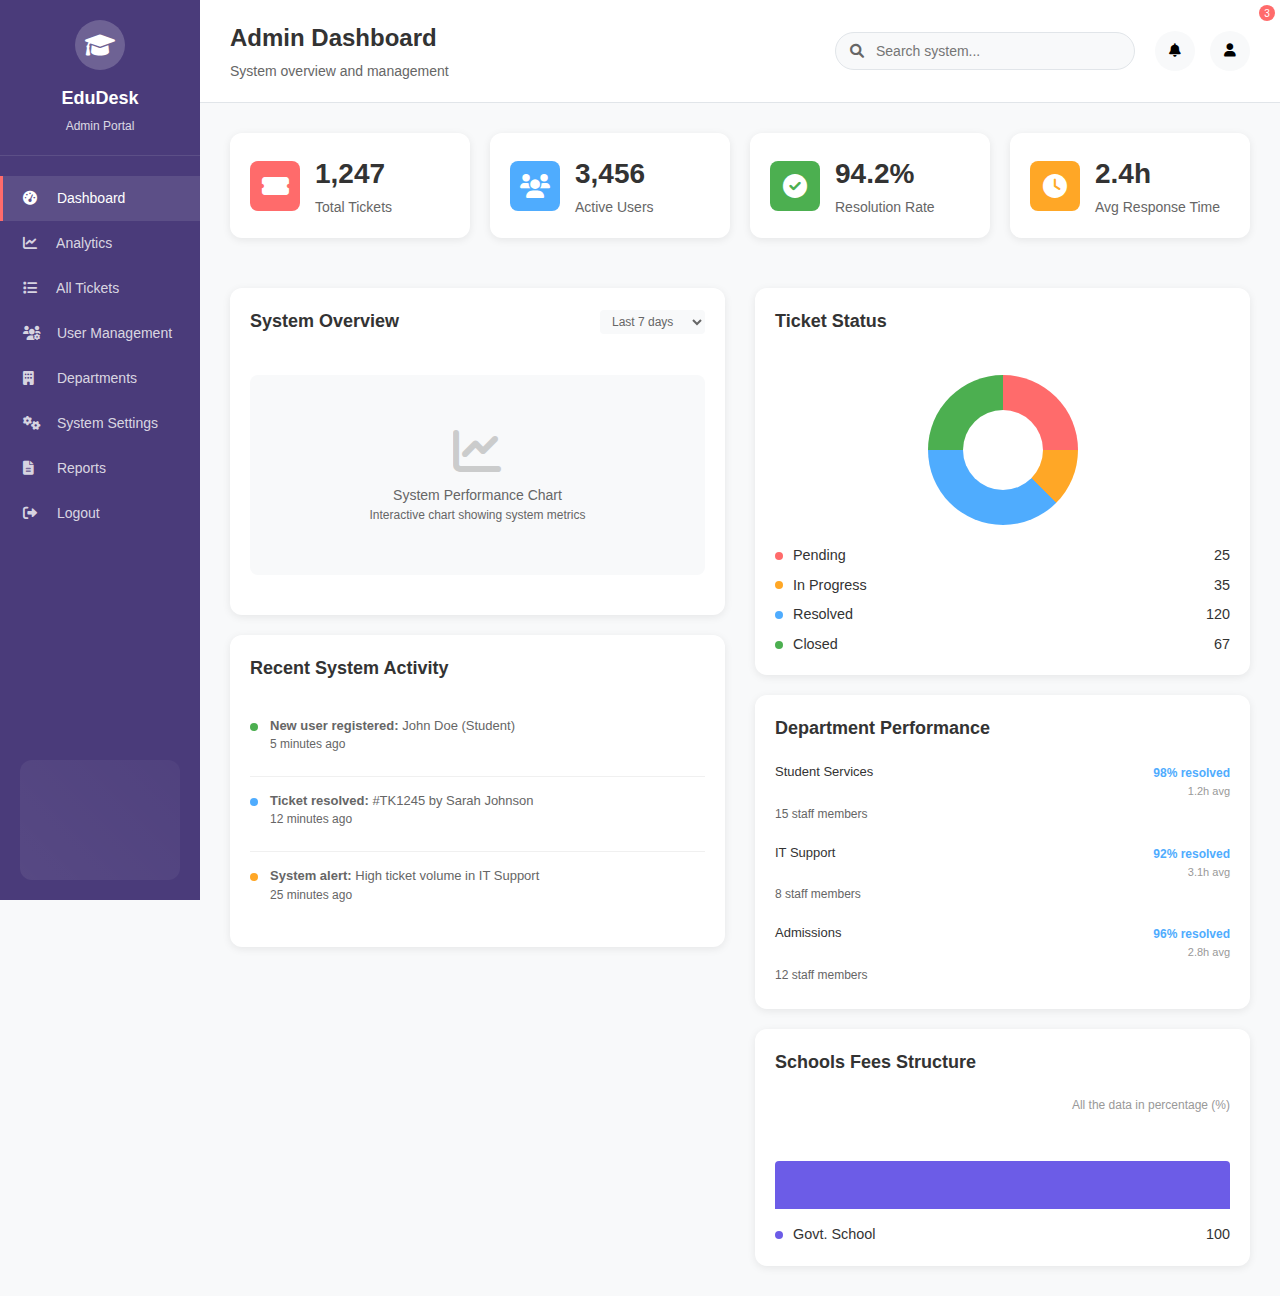
<file: pages/dashboard-admin-new.html>
<!DOCTYPE html>
<html lang="en">
<head>
    <meta charset="UTF-8">
    <meta name="viewport" content="width=device-width, initial-scale=1.0">
    <title>Admin Dashboard - EduDesk</title>
    <link rel="stylesheet" href="../css/style-new.css">
    <link href="https://cdnjs.cloudflare.com/ajax/libs/font-awesome/6.0.0/css/all.min.css" rel="stylesheet">
</head>
<body>
    <div class="dashboard-container">
        <!-- Sidebar - Exact Match -->
        <div class="sidebar">
            <div class="sidebar-header">
                <div class="logo">
                    <i class="fas fa-graduation-cap"></i>
                </div>
                <h2>EduDesk</h2>
                <p>Admin Portal</p>
            </div>
            
            <nav class="sidebar-nav">
                <a href="#" class="nav-item active" onclick="showSection('dashboard')">
                    <i class="fas fa-tachometer-alt"></i>
                    Dashboard
                </a>
                <a href="#" class="nav-item" onclick="showSection('analytics')">
                    <i class="fas fa-chart-line"></i>
                    Analytics
                </a>
                <a href="#" class="nav-item" onclick="showSection('all-tickets')">
                    <i class="fas fa-list"></i>
                    All Tickets
                </a>
                <a href="#" class="nav-item" onclick="showSection('user-management')">
                    <i class="fas fa-users-cog"></i>
                    User Management
                </a>
                <a href="#" class="nav-item" onclick="showSection('departments')">
                    <i class="fas fa-building"></i>
                    Departments
                </a>
                <a href="#" class="nav-item" onclick="showSection('system-settings')">
                    <i class="fas fa-cogs"></i>
                    System Settings
                </a>
                <a href="#" class="nav-item" onclick="showSection('reports')">
                    <i class="fas fa-file-alt"></i>
                    Reports
                </a>
                <a href="#" class="nav-item" onclick="logout()">
                    <i class="fas fa-sign-out-alt"></i>
                    Logout
                </a>
            </nav>
            
            <!-- Decorative illustration placeholder -->
            <div style="position: absolute; bottom: 20px; left: 20px; right: 20px; height: 120px; background: linear-gradient(45deg, rgba(255,255,255,0.1), rgba(255,255,255,0.05)); border-radius: 12px; opacity: 0.7;"></div>
        </div>
        
        <!-- Main Content -->
        <div class="main-content">
            <!-- Top Header -->
            <div class="top-header">
                <div class="welcome-section">
                    <h1>Admin Dashboard</h1>
                    <p style="font-size: 14px; color: #666; margin-top: 5px;">System overview and management</p>
                </div>
                
                <div class="header-actions">
                    <div class="search-container">
                        <i class="fas fa-search"></i>
                        <input type="text" class="search-input" placeholder="Search system...">
                    </div>
                    
                    <div class="header-icons">
                        <button class="icon-btn">
                            <i class="fas fa-bell"></i>
                            <span style="position: absolute; top: 5px; right: 5px; background: #FF6B6B; color: white; border-radius: 50%; width: 16px; height: 16px; font-size: 10px; display: flex; align-items: center; justify-content: center;">3</span>
                        </button>
                        <button class="icon-btn">
                            <i class="fas fa-user"></i>
                        </button>
                    </div>
                </div>
            </div>
            
            <!-- Dashboard Section -->
            <div id="dashboard-section" class="content-section active">
                <!-- Statistics Cards Row -->
                <div class="stats-row">
                    <div class="stat-card">
                        <div class="stat-icon" style="background: #FF6B6B;">
                            <i class="fas fa-ticket-alt"></i>
                        </div>
                        <div class="stat-info">
                            <h3>1,247</h3>
                            <p>Total Tickets</p>
                        </div>
                    </div>
                    
                    <div class="stat-card">
                        <div class="stat-icon" style="background: #4FACFE;">
                            <i class="fas fa-users"></i>
                        </div>
                        <div class="stat-info">
                            <h3>3,456</h3>
                            <p>Active Users</p>
                        </div>
                    </div>
                    
                    <div class="stat-card">
                        <div class="stat-icon" style="background: #4CAF50;">
                            <i class="fas fa-check-circle"></i>
                        </div>
                        <div class="stat-info">
                            <h3>94.2%</h3>
                            <p>Resolution Rate</p>
                        </div>
                    </div>
                    
                    <div class="stat-card">
                        <div class="stat-icon" style="background: #FFA726;">
                            <i class="fas fa-clock"></i>
                        </div>
                        <div class="stat-info">
                            <h3>2.4h</h3>
                            <p>Avg Response Time</p>
                        </div>
                    </div>
                </div>
                
                <!-- Main Dashboard Grid -->
                <div class="dashboard-grid">
                    <!-- Left Column -->
                    <div class="left-column">
                        <!-- System Overview -->
                        <div class="dashboard-card">
                            <div class="card-header">
                                <h3>System Overview</h3>
                                <select style="border: none; background: none; font-size: 12px; color: #666; padding: 4px 8px; border-radius: 4px; background: #f8f9fa;">
                                    <option>Last 7 days</option>
                                    <option>Last 30 days</option>
                                    <option>Last 90 days</option>
                                </select>
                            </div>
                            <div class="performance-chart">
                                <div style="height: 200px; display: flex; align-items: center; justify-content: center; background: #f8f9fa; border-radius: 8px; margin: 20px 0;">
                                    <div style="text-align: center; color: #666;">
                                        <i class="fas fa-chart-line" style="font-size: 48px; margin-bottom: 10px; opacity: 0.3;"></i>
                                        <p>System Performance Chart</p>
                                        <p style="font-size: 12px;">Interactive chart showing system metrics</p>
                                    </div>
                                </div>
                            </div>
                        </div>
                        
                        <!-- Recent System Activity -->
                        <div class="dashboard-card" style="margin-top: 20px;">
                            <div class="card-header">
                                <h3>Recent System Activity</h3>
                            </div>
                            <div class="activities-container">
                                <div class="activity-item">
                                    <div style="display: flex; gap: 12px;">
                                        <div style="width: 8px; height: 8px; background: #4CAF50; border-radius: 50%; margin-top: 6px; flex-shrink: 0;"></div>
                                        <div>
                                            <div class="activity-description"><strong>New user registered:</strong> John Doe (Student)</div>
                                            <div class="activity-date">5 minutes ago</div>
                                        </div>
                                    </div>
                                </div>
                                
                                <div class="activity-item">
                                    <div style="display: flex; gap: 12px;">
                                        <div style="width: 8px; height: 8px; background: #4FACFE; border-radius: 50%; margin-top: 6px; flex-shrink: 0;"></div>
                                        <div>
                                            <div class="activity-description"><strong>Ticket resolved:</strong> #TK1245 by Sarah Johnson</div>
                                            <div class="activity-date">12 minutes ago</div>
                                        </div>
                                    </div>
                                </div>
                                
                                <div class="activity-item">
                                    <div style="display: flex; gap: 12px;">
                                        <div style="width: 8px; height: 8px; background: #FFA726; border-radius: 50%; margin-top: 6px; flex-shrink: 0;"></div>
                                        <div>
                                            <div class="activity-description"><strong>System alert:</strong> High ticket volume in IT Support</div>
                                            <div class="activity-date">25 minutes ago</div>
                                        </div>
                                    </div>
                                </div>
                            </div>
                        </div>
                    </div>
                    
                    <!-- Right Column -->
                    <div class="right-column">
                        <!-- Ticket Status -->
                        <div class="dashboard-card">
                            <div class="card-header">
                                <h3>Ticket Status</h3>
                            </div>
                            <div class="performance-chart">
                                <div style="display: flex; justify-content: center; margin: 20px 0;">
                                    <div style="width: 150px; height: 150px; border-radius: 50%; background: conic-gradient(#FF6B6B 0deg 90deg, #FFA726 90deg 135deg, #4FACFE 135deg 270deg, #4CAF50 270deg 360deg); position: relative;">
                                        <div style="position: absolute; top: 50%; left: 50%; transform: translate(-50%, -50%); width: 80px; height: 80px; background: white; border-radius: 50%;"></div>
                                    </div>
                                </div>
                                <div class="chart-legend">
                                    <div class="legend-item">
                                        <div class="legend-dot" style="background: #FF6B6B;"></div>
                                        <span>Pending</span>
                                        <span style="margin-left: auto;">25</span>
                                    </div>
                                    <div class="legend-item">
                                        <div class="legend-dot" style="background: #FFA726;"></div>
                                        <span>In Progress</span>
                                        <span style="margin-left: auto;">35</span>
                                    </div>
                                    <div class="legend-item">
                                        <div class="legend-dot" style="background: #4FACFE;"></div>
                                        <span>Resolved</span>
                                        <span style="margin-left: auto;">120</span>
                                    </div>
                                    <div class="legend-item">
                                        <div class="legend-dot" style="background: #4CAF50;"></div>
                                        <span>Closed</span>
                                        <span style="margin-left: auto;">67</span>
                                    </div>
                                </div>
                            </div>
                        </div>
                        
                        <!-- Department Performance -->
                        <div class="dashboard-card" style="margin-top: 20px;">
                            <div class="card-header">
                                <h3>Department Performance</h3>
                            </div>
                            <div class="card-content">
                                <div style="display: flex; flex-direction: column; gap: 15px;">
                                    <div>
                                        <div style="display: flex; justify-content: space-between; margin-bottom: 5px;">
                                            <span style="font-size: 13px; color: #333; font-weight: 500;">Student Services</span>
                                            <div style="text-align: right;">
                                                <span style="font-size: 12px; color: #4FACFE; font-weight: 600;">98% resolved</span>
                                                <div style="font-size: 11px; color: #999;">1.2h avg</div>
                                            </div>
                                        </div>
                                        <div style="font-size: 12px; color: #666; margin-bottom: 5px;">15 staff members</div>
                                    </div>
                                    
                                    <div>
                                        <div style="display: flex; justify-content: space-between; margin-bottom: 5px;">
                                            <span style="font-size: 13px; color: #333; font-weight: 500;">IT Support</span>
                                            <div style="text-align: right;">
                                                <span style="font-size: 12px; color: #4FACFE; font-weight: 600;">92% resolved</span>
                                                <div style="font-size: 11px; color: #999;">3.1h avg</div>
                                            </div>
                                        </div>
                                        <div style="font-size: 12px; color: #666; margin-bottom: 5px;">8 staff members</div>
                                    </div>
                                    
                                    <div>
                                        <div style="display: flex; justify-content: space-between; margin-bottom: 5px;">
                                            <span style="font-size: 13px; color: #333; font-weight: 500;">Admissions</span>
                                            <div style="text-align: right;">
                                                <span style="font-size: 12px; color: #4FACFE; font-weight: 600;">96% resolved</span>
                                                <div style="font-size: 11px; color: #999;">2.8h avg</div>
                                            </div>
                                        </div>
                                        <div style="font-size: 12px; color: #666; margin-bottom: 5px;">12 staff members</div>
                                    </div>
                                </div>
                            </div>
                        </div>
                        
                        <!-- Schools Fees Structure -->
                        <div class="dashboard-card" style="margin-top: 20px;">
                            <div class="card-header">
                                <h3>Schools Fees Structure</h3>
                            </div>
                            <div class="fees-structure">
                                <div class="chart-subtitle">All the data in percentage (%)</div>
                                <div style="display: flex; align-items: end; height: 80px; margin: 15px 0; gap: 10px;">
                                    <div style="flex: 1; background: #6C5CE7; height: 60%; border-radius: 4px 4px 0 0;"></div>
                                </div>
                                <div class="chart-legend">
                                    <div class="legend-item">
                                        <div class="legend-dot" style="background: #6C5CE7;"></div>
                                        <span>Govt. School</span>
                                        <span style="margin-left: auto;">100</span>
                                    </div>
                                </div>
                            </div>
                        </div>
                    </div>
                </div>
            </div>
            
            <!-- Other sections remain hidden by default -->
            <div id="analytics-section" class="content-section" style="display: none;">
                <!-- Analytics content -->
            </div>
            
            <div id="all-tickets-section" class="content-section" style="display: none;">
                <!-- All Tickets content -->
            </div>
            
            <div id="user-management-section" class="content-section" style="display: none;">
                <!-- User Management content -->
            </div>
            
            <div id="departments-section" class="content-section" style="display: none;">
                <!-- Departments content -->
            </div>
            
            <div id="system-settings-section" class="content-section" style="display: none;">
                <!-- System Settings content -->
            </div>
            
            <div id="reports-section" class="content-section" style="display: none;">
                <!-- Reports content -->
            </div>
        </div>
    </div>
    
    <script src="../js/main.js"></script>
    <script src="../js/admin.js"></script>
</body>
</html>
</file>
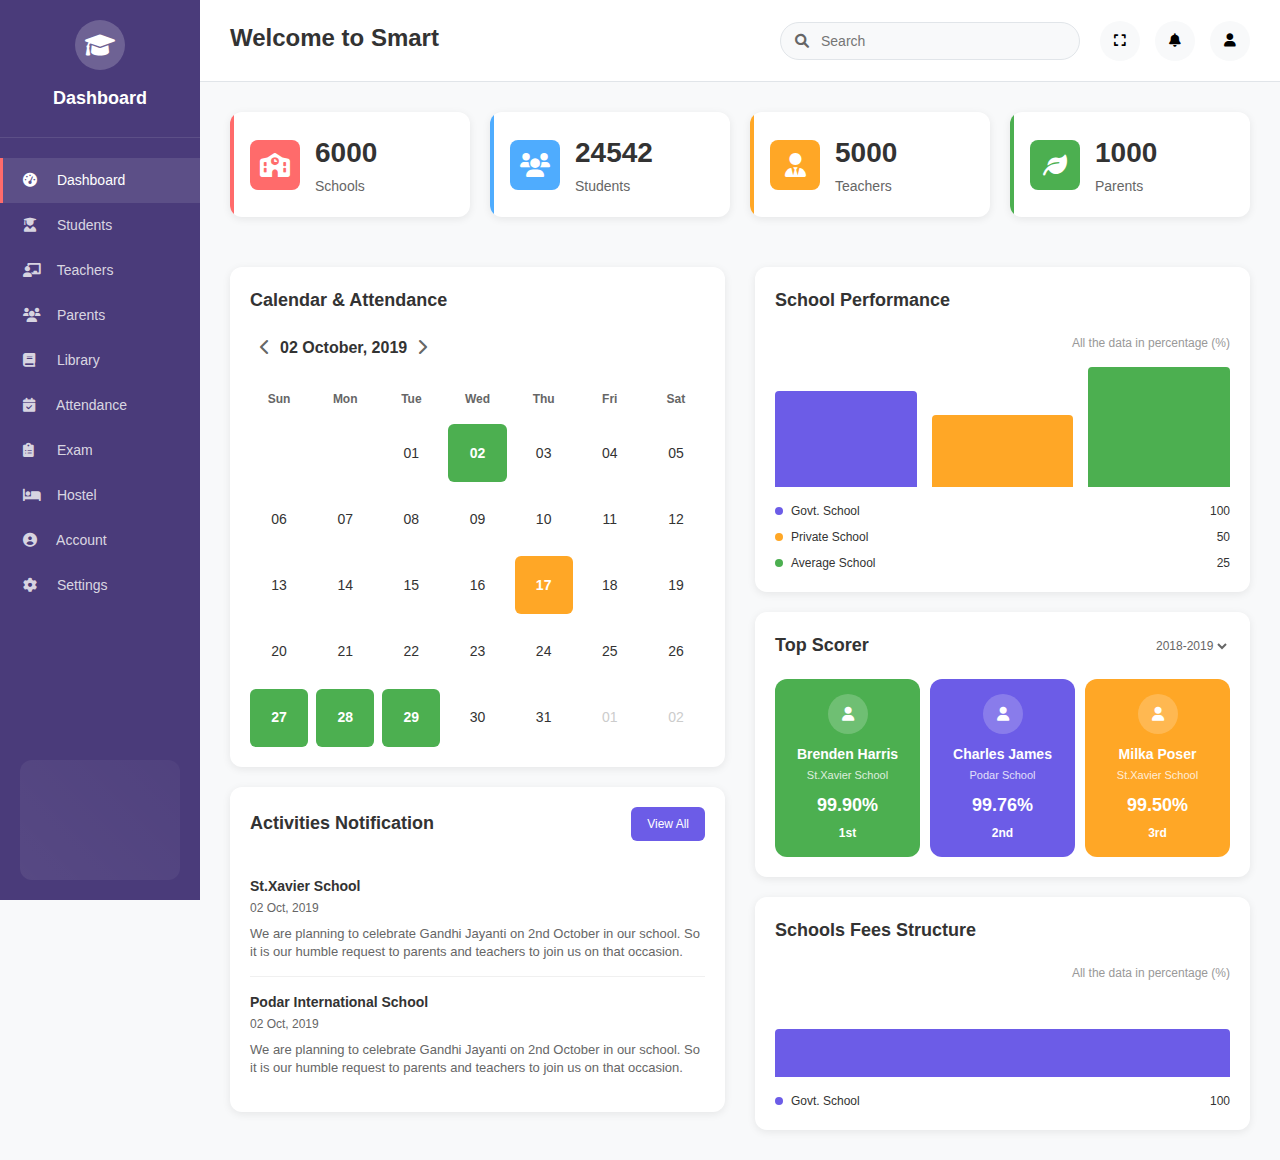
<file: pages/dashboard-reference.html>
<!DOCTYPE html>
<html lang="en">
<head>
    <meta charset="UTF-8">
    <meta name="viewport" content="width=device-width, initial-scale=1.0">
    <title>Smart Dashboard - EduDesk</title>
    <link rel="stylesheet" href="../css/style-new.css">
    <link href="https://cdnjs.cloudflare.com/ajax/libs/font-awesome/6.0.0/css/all.min.css" rel="stylesheet">
</head>
<body>
    <div class="dashboard-container">
        <!-- Sidebar - Exact Match -->
        <div class="sidebar">
            <div class="sidebar-header">
                <div class="logo">
                    <i class="fas fa-graduation-cap"></i>
                </div>
                <h2>Dashboard</h2>
            </div>
            
            <nav class="sidebar-nav">
                <a href="#" class="nav-item active">
                    <i class="fas fa-tachometer-alt"></i>
                    Dashboard
                </a>
                <a href="#" class="nav-item">
                    <i class="fas fa-user-graduate"></i>
                    Students
                </a>
                <a href="#" class="nav-item">
                    <i class="fas fa-chalkboard-teacher"></i>
                    Teachers
                </a>
                <a href="#" class="nav-item">
                    <i class="fas fa-users"></i>
                    Parents
                </a>
                <a href="#" class="nav-item">
                    <i class="fas fa-book"></i>
                    Library
                </a>
                <a href="#" class="nav-item">
                    <i class="fas fa-calendar-check"></i>
                    Attendance
                </a>
                <a href="#" class="nav-item">
                    <i class="fas fa-clipboard-list"></i>
                    Exam
                </a>
                <a href="#" class="nav-item">
                    <i class="fas fa-bed"></i>
                    Hostel
                </a>
                <a href="#" class="nav-item">
                    <i class="fas fa-user-circle"></i>
                    Account
                </a>
                <a href="#" class="nav-item">
                    <i class="fas fa-cog"></i>
                    Settings
                </a>
            </nav>
            
            <!-- Decorative illustration placeholder -->
            <div style="position: absolute; bottom: 20px; left: 20px; right: 20px; height: 120px; background: linear-gradient(45deg, rgba(255,255,255,0.1), rgba(255,255,255,0.05)); border-radius: 12px; opacity: 0.7;"></div>
        </div>
        
        <!-- Main Content -->
        <div class="main-content">
            <!-- Top Header -->
            <div class="top-header">
                <div class="welcome-section">
                    <h1>Welcome to Smart</h1>
                </div>
                
                <div class="header-actions">
                    <div class="search-container">
                        <i class="fas fa-search"></i>
                        <input type="text" class="search-input" placeholder="Search">
                    </div>
                    
                    <div class="header-icons">
                        <button class="icon-btn">
                            <i class="fas fa-expand"></i>
                        </button>
                        <button class="icon-btn">
                            <i class="fas fa-bell"></i>
                        </button>
                        <button class="icon-btn">
                            <i class="fas fa-user"></i>
                        </button>
                    </div>
                </div>
            </div>
            
            <!-- Statistics Cards Row -->
            <div class="stats-row">
                <div class="stat-card schools">
                    <div class="stat-icon schools">
                        <i class="fas fa-school"></i>
                    </div>
                    <div class="stat-info">
                        <h3>6000</h3>
                        <p>Schools</p>
                    </div>
                </div>
                
                <div class="stat-card students">
                    <div class="stat-icon students">
                        <i class="fas fa-users"></i>
                    </div>
                    <div class="stat-info">
                        <h3>24542</h3>
                        <p>Students</p>
                    </div>
                </div>
                
                <div class="stat-card teachers">
                    <div class="stat-icon teachers">
                        <i class="fas fa-user-tie"></i>
                    </div>
                    <div class="stat-info">
                        <h3>5000</h3>
                        <p>Teachers</p>
                    </div>
                </div>
                
                <div class="stat-card parents">
                    <div class="stat-icon parents">
                        <i class="fas fa-leaf"></i>
                    </div>
                    <div class="stat-info">
                        <h3>1000</h3>
                        <p>Parents</p>
                    </div>
                </div>
            </div>
            
            <!-- Main Dashboard Grid -->
            <div class="dashboard-grid">
                <!-- Left Column -->
                <div class="left-column">
                    <!-- Calendar & Attendance -->
                    <div class="dashboard-card">
                        <div class="card-header">
                            <h3>Calendar & Attendance</h3>
                        </div>
                        <div class="calendar-container">
                            <div class="calendar-header">
                                <button class="calendar-nav">
                                    <i class="fas fa-chevron-left"></i>
                                </button>
                                <div class="calendar-title">02 October, 2019</div>
                                <button class="calendar-nav">
                                    <i class="fas fa-chevron-right"></i>
                                </button>
                            </div>
                            
                            <div class="calendar-grid">
                                <div class="calendar-day-header">Sun</div>
                                <div class="calendar-day-header">Mon</div>
                                <div class="calendar-day-header">Tue</div>
                                <div class="calendar-day-header">Wed</div>
                                <div class="calendar-day-header">Thu</div>
                                <div class="calendar-day-header">Fri</div>
                                <div class="calendar-day-header">Sat</div>
                                
                                <div class="calendar-day other-month"></div>
                                <div class="calendar-day other-month"></div>
                                <div class="calendar-day">01</div>
                                <div class="calendar-day selected">02</div>
                                <div class="calendar-day">03</div>
                                <div class="calendar-day">04</div>
                                <div class="calendar-day">05</div>
                                
                                <div class="calendar-day">06</div>
                                <div class="calendar-day">07</div>
                                <div class="calendar-day">08</div>
                                <div class="calendar-day">09</div>
                                <div class="calendar-day">10</div>
                                <div class="calendar-day">11</div>
                                <div class="calendar-day">12</div>
                                
                                <div class="calendar-day">13</div>
                                <div class="calendar-day">14</div>
                                <div class="calendar-day">15</div>
                                <div class="calendar-day">16</div>
                                <div class="calendar-day today">17</div>
                                <div class="calendar-day">18</div>
                                <div class="calendar-day">19</div>
                                
                                <div class="calendar-day">20</div>
                                <div class="calendar-day">21</div>
                                <div class="calendar-day">22</div>
                                <div class="calendar-day">23</div>
                                <div class="calendar-day">24</div>
                                <div class="calendar-day">25</div>
                                <div class="calendar-day">26</div>
                                
                                <div class="calendar-day selected">27</div>
                                <div class="calendar-day selected">28</div>
                                <div class="calendar-day selected">29</div>
                                <div class="calendar-day">30</div>
                                <div class="calendar-day">31</div>
                                <div class="calendar-day other-month">01</div>
                                <div class="calendar-day other-month">02</div>
                            </div>
                        </div>
                    </div>
                    
                    <!-- Activities Notification -->
                    <div class="dashboard-card" style="margin-top: 20px;">
                        <div class="card-header">
                            <h3>Activities Notification</h3>
                            <a href="#" class="view-all-btn">View All</a>
                        </div>
                        <div class="activities-container">
                            <div class="activity-item">
                                <div class="activity-school">St.Xavier School</div>
                                <div class="activity-date">02 Oct, 2019</div>
                                <div class="activity-description">We are planning to celebrate Gandhi Jayanti on 2nd October in our school. So it is our humble request to parents and teachers to join us on that occasion.</div>
                            </div>
                            
                            <div class="activity-item">
                                <div class="activity-school">Podar International School</div>
                                <div class="activity-date">02 Oct, 2019</div>
                                <div class="activity-description">We are planning to celebrate Gandhi Jayanti on 2nd October in our school. So it is our humble request to parents and teachers to join us on that occasion.</div>
                            </div>
                        </div>
                    </div>
                </div>
                
                <!-- Right Column -->
                <div class="right-column">
                    <!-- School Performance -->
                    <div class="dashboard-card">
                        <div class="card-header">
                            <h3>School Performance</h3>
                        </div>
                        <div class="performance-chart">
                            <div class="chart-subtitle">All the data in percentage (%)</div>
                            <div class="chart-bars">
                                <div class="chart-bar govt"></div>
                                <div class="chart-bar private"></div>
                                <div class="chart-bar average"></div>
                            </div>
                            <div class="chart-legend">
                                <div class="legend-item">
                                    <div class="legend-dot govt"></div>
                                    <span>Govt. School</span>
                                    <span style="margin-left: auto;">100</span>
                                </div>
                                <div class="legend-item">
                                    <div class="legend-dot private"></div>
                                    <span>Private School</span>
                                    <span style="margin-left: auto;">50</span>
                                </div>
                                <div class="legend-item">
                                    <div class="legend-dot average"></div>
                                    <span>Average School</span>
                                    <span style="margin-left: auto;">25</span>
                                </div>
                            </div>
                        </div>
                    </div>
                    
                    <!-- Top Scorer -->
                    <div class="dashboard-card" style="margin-top: 20px;">
                        <div class="card-header">
                            <h3>Top Scorer</h3>
                            <select style="border: none; background: none; font-size: 12px; color: #666;">
                                <option>2018-2019</option>
                            </select>
                        </div>
                        <div class="top-scorer-container">
                            <div class="scorer-cards">
                                <div class="scorer-card first">
                                    <div class="scorer-avatar">
                                        <i class="fas fa-user"></i>
                                    </div>
                                    <div class="scorer-name">Brenden Harris</div>
                                    <div class="scorer-school">St.Xavier School</div>
                                    <div class="scorer-percentage">99.90%</div>
                                    <div class="scorer-rank">1st</div>
                                </div>
                                
                                <div class="scorer-card second">
                                    <div class="scorer-avatar">
                                        <i class="fas fa-user"></i>
                                    </div>
                                    <div class="scorer-name">Charles James</div>
                                    <div class="scorer-school">Podar School</div>
                                    <div class="scorer-percentage">99.76%</div>
                                    <div class="scorer-rank">2nd</div>
                                </div>
                                
                                <div class="scorer-card third">
                                    <div class="scorer-avatar">
                                        <i class="fas fa-user"></i>
                                    </div>
                                    <div class="scorer-name">Milka Poser</div>
                                    <div class="scorer-school">St.Xavier School</div>
                                    <div class="scorer-percentage">99.50%</div>
                                    <div class="scorer-rank">3rd</div>
                                </div>
                            </div>
                        </div>
                    </div>
                    
                    <!-- Schools Fees Structure -->
                    <div class="dashboard-card" style="margin-top: 20px;">
                        <div class="card-header">
                            <h3>Schools Fees Structure</h3>
                        </div>
                        <div class="fees-structure">
                            <div class="chart-subtitle">All the data in percentage (%)</div>
                            <div class="fees-chart">
                                <div class="fees-bar"></div>
                            </div>
                            <div class="chart-legend">
                                <div class="legend-item">
                                    <div class="legend-dot govt"></div>
                                    <span>Govt. School</span>
                                    <span style="margin-left: auto;">100</span>
                                </div>
                            </div>
                        </div>
                    </div>
                </div>
            </div>
        </div>
    </div>
</body>
</html>
</file>
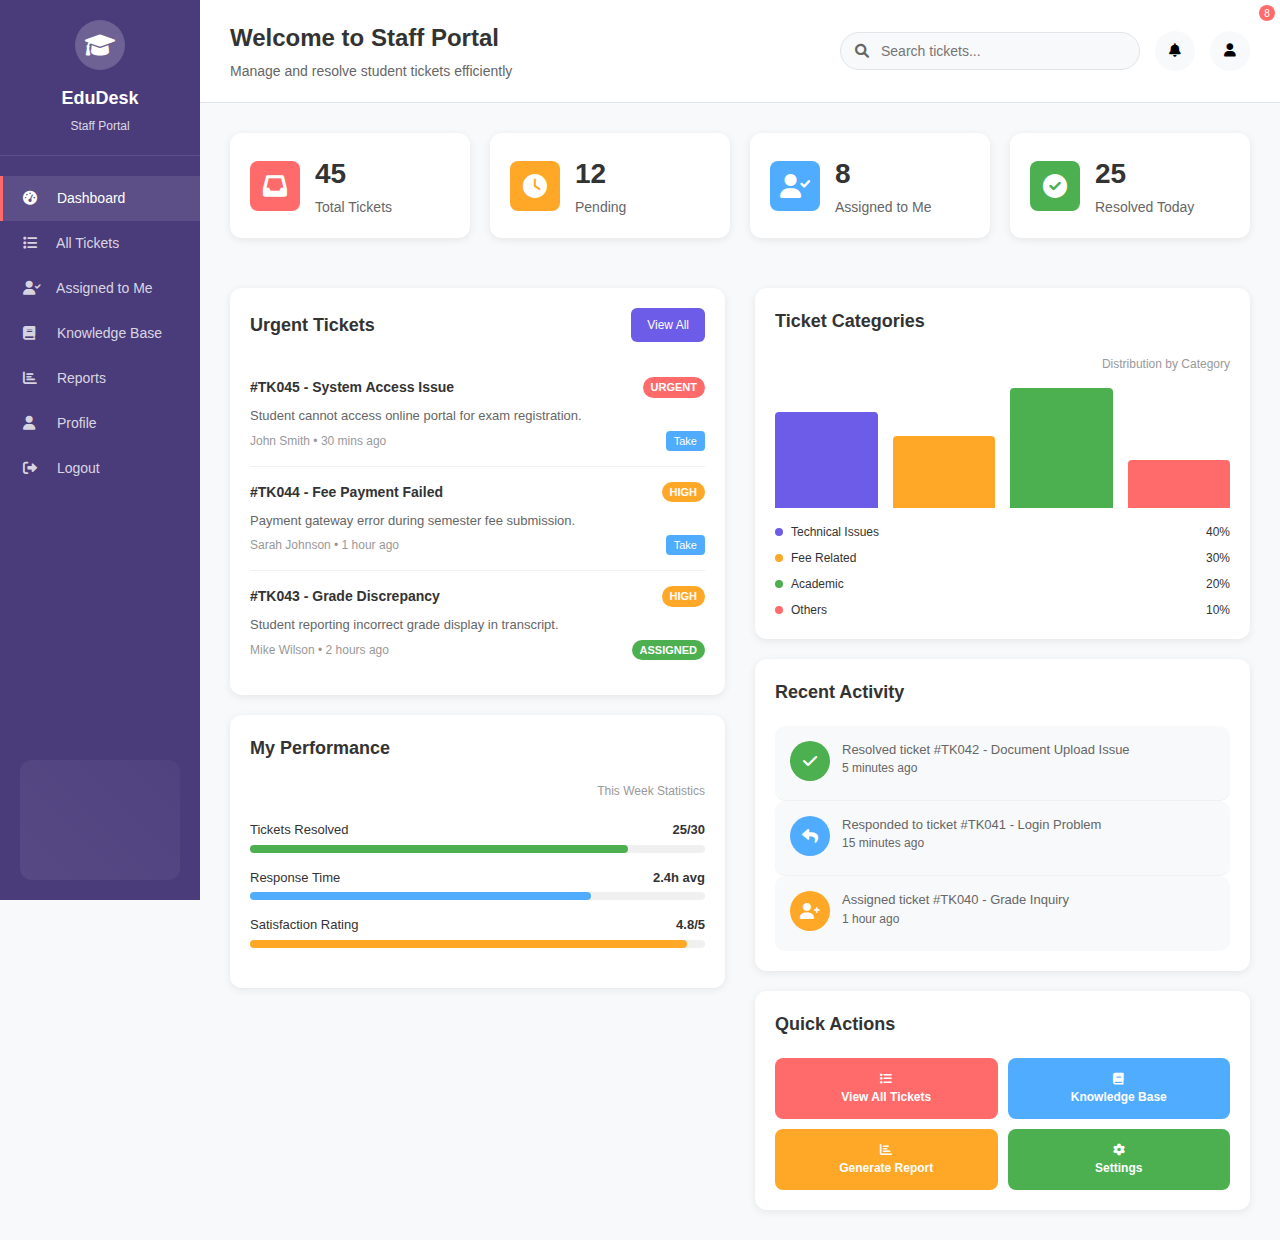
<file: pages/dashboard-staff-new.html>
<!DOCTYPE html>
<html lang="en">
<head>
    <meta charset="UTF-8">
    <meta name="viewport" content="width=device-width, initial-scale=1.0">
    <title>Staff Dashboard - EduDesk</title>
    <link rel="stylesheet" href="../css/style-new.css">
    <link href="https://cdnjs.cloudflare.com/ajax/libs/font-awesome/6.0.0/css/all.min.css" rel="stylesheet">
</head>
<body>
    <div class="dashboard-container">
        <!-- Sidebar - Exact Match -->
        <div class="sidebar">
            <div class="sidebar-header">
                <div class="logo">
                    <i class="fas fa-graduation-cap"></i>
                </div>
                <h2>EduDesk</h2>
                <p>Staff Portal</p>
            </div>
            
            <nav class="sidebar-nav">
                <a href="#" class="nav-item active" onclick="showSection('dashboard')">
                    <i class="fas fa-tachometer-alt"></i>
                    Dashboard
                </a>
                <a href="#" class="nav-item" onclick="showSection('all-tickets')">
                    <i class="fas fa-list"></i>
                    All Tickets
                </a>
                <a href="#" class="nav-item" onclick="showSection('assigned-tickets')">
                    <i class="fas fa-user-check"></i>
                    Assigned to Me
                </a>
                <a href="#" class="nav-item" onclick="showSection('knowledge-base')">
                    <i class="fas fa-book"></i>
                    Knowledge Base
                </a>
                <a href="#" class="nav-item" onclick="showSection('reports')">
                    <i class="fas fa-chart-bar"></i>
                    Reports
                </a>
                <a href="#" class="nav-item" onclick="showSection('profile')">
                    <i class="fas fa-user"></i>
                    Profile
                </a>
                <a href="#" class="nav-item" onclick="logout()">
                    <i class="fas fa-sign-out-alt"></i>
                    Logout
                </a>
            </nav>
            
            <!-- Decorative illustration placeholder -->
            <div style="position: absolute; bottom: 20px; left: 20px; right: 20px; height: 120px; background: linear-gradient(45deg, rgba(255,255,255,0.1), rgba(255,255,255,0.05)); border-radius: 12px; opacity: 0.7;"></div>
        </div>
        
        <!-- Main Content -->
        <div class="main-content">
            <!-- Top Header -->
            <div class="top-header">
                <div class="welcome-section">
                    <h1>Welcome to Staff Portal</h1>
                    <p style="font-size: 14px; color: #666; margin-top: 5px;">Manage and resolve student tickets efficiently</p>
                </div>
                
                <div class="header-actions">
                    <div class="search-container">
                        <i class="fas fa-search"></i>
                        <input type="text" class="search-input" placeholder="Search tickets...">
                    </div>
                    
                    <div class="header-icons">
                        <button class="icon-btn">
                            <i class="fas fa-bell"></i>
                            <span style="position: absolute; top: 5px; right: 5px; background: #FF6B6B; color: white; border-radius: 50%; width: 16px; height: 16px; font-size: 10px; display: flex; align-items: center; justify-content: center;">8</span>
                        </button>
                        <button class="icon-btn">
                            <i class="fas fa-user"></i>
                        </button>
                    </div>
                </div>
            </div>
            
            <!-- Dashboard Section -->
            <div id="dashboard-section" class="content-section active">
                <!-- Statistics Cards Row -->
                <div class="stats-row">
                    <div class="stat-card">
                        <div class="stat-icon" style="background: #FF6B6B;">
                            <i class="fas fa-inbox"></i>
                        </div>
                        <div class="stat-info">
                            <h3>45</h3>
                            <p>Total Tickets</p>
                        </div>
                    </div>
                    
                    <div class="stat-card">
                        <div class="stat-icon" style="background: #FFA726;">
                            <i class="fas fa-clock"></i>
                        </div>
                        <div class="stat-info">
                            <h3>12</h3>
                            <p>Pending</p>
                        </div>
                    </div>
                    
                    <div class="stat-card">
                        <div class="stat-icon" style="background: #4FACFE;">
                            <i class="fas fa-user-check"></i>
                        </div>
                        <div class="stat-info">
                            <h3>8</h3>
                            <p>Assigned to Me</p>
                        </div>
                    </div>
                    
                    <div class="stat-card">
                        <div class="stat-icon" style="background: #4CAF50;">
                            <i class="fas fa-check-circle"></i>
                        </div>
                        <div class="stat-info">
                            <h3>25</h3>
                            <p>Resolved Today</p>
                        </div>
                    </div>
                </div>
                
                <!-- Main Dashboard Grid -->
                <div class="dashboard-grid">
                    <!-- Left Column -->
                    <div class="left-column">
                        <!-- Urgent Tickets -->
                        <div class="dashboard-card">
                            <div class="card-header">
                                <h3>Urgent Tickets</h3>
                                <a href="#" class="view-all-btn" onclick="showSection('all-tickets')">View All</a>
                            </div>
                            <div class="card-content">
                                <div class="ticket-item" style="padding: 15px 0; border-bottom: 1px solid #f0f0f0;">
                                    <div style="display: flex; justify-content: space-between; align-items: flex-start; margin-bottom: 8px;">
                                        <h4 style="font-size: 14px; font-weight: 600; color: #333; margin: 0;">#TK045 - System Access Issue</h4>
                                        <span style="background: #FF6B6B; color: white; padding: 2px 8px; border-radius: 12px; font-size: 11px; font-weight: 600;">URGENT</span>
                                    </div>
                                    <p style="font-size: 13px; color: #666; margin: 0 0 5px 0;">Student cannot access online portal for exam registration.</p>
                                    <div style="display: flex; justify-content: space-between; align-items: center;">
                                        <span style="font-size: 12px; color: #999;">John Smith • 30 mins ago</span>
                                        <button style="background: #4FACFE; color: white; border: none; padding: 4px 8px; border-radius: 4px; font-size: 11px; cursor: pointer;">Take</button>
                                    </div>
                                </div>
                                
                                <div class="ticket-item" style="padding: 15px 0; border-bottom: 1px solid #f0f0f0;">
                                    <div style="display: flex; justify-content: space-between; align-items: flex-start; margin-bottom: 8px;">
                                        <h4 style="font-size: 14px; font-weight: 600; color: #333; margin: 0;">#TK044 - Fee Payment Failed</h4>
                                        <span style="background: #FFA726; color: white; padding: 2px 8px; border-radius: 12px; font-size: 11px; font-weight: 600;">HIGH</span>
                                    </div>
                                    <p style="font-size: 13px; color: #666; margin: 0 0 5px 0;">Payment gateway error during semester fee submission.</p>
                                    <div style="display: flex; justify-content: space-between; align-items: center;">
                                        <span style="font-size: 12px; color: #999;">Sarah Johnson • 1 hour ago</span>
                                        <button style="background: #4FACFE; color: white; border: none; padding: 4px 8px; border-radius: 4px; font-size: 11px; cursor: pointer;">Take</button>
                                    </div>
                                </div>
                                
                                <div class="ticket-item" style="padding: 15px 0;">
                                    <div style="display: flex; justify-content: space-between; align-items: flex-start; margin-bottom: 8px;">
                                        <h4 style="font-size: 14px; font-weight: 600; color: #333; margin: 0;">#TK043 - Grade Discrepancy</h4>
                                        <span style="background: #FFA726; color: white; padding: 2px 8px; border-radius: 12px; font-size: 11px; font-weight: 600;">HIGH</span>
                                    </div>
                                    <p style="font-size: 13px; color: #666; margin: 0 0 5px 0;">Student reporting incorrect grade display in transcript.</p>
                                    <div style="display: flex; justify-content: space-between; align-items: center;">
                                        <span style="font-size: 12px; color: #999;">Mike Wilson • 2 hours ago</span>
                                        <span style="background: #4CAF50; color: white; padding: 2px 8px; border-radius: 12px; font-size: 11px; font-weight: 600;">ASSIGNED</span>
                                    </div>
                                </div>
                            </div>
                        </div>
                        
                        <!-- My Performance -->
                        <div class="dashboard-card" style="margin-top: 20px;">
                            <div class="card-header">
                                <h3>My Performance</h3>
                            </div>
                            <div class="performance-chart">
                                <div class="chart-subtitle">This Week Statistics</div>
                                <div style="display: flex; flex-direction: column; gap: 15px; margin: 20px 0;">
                                    <div>
                                        <div style="display: flex; justify-content: space-between; margin-bottom: 5px;">
                                            <span style="font-size: 13px; color: #333;">Tickets Resolved</span>
                                            <span style="font-size: 13px; color: #333; font-weight: 600;">25/30</span>
                                        </div>
                                        <div style="width: 100%; height: 8px; background: #f0f0f0; border-radius: 4px;">
                                            <div style="width: 83%; height: 100%; background: #4CAF50; border-radius: 4px;"></div>
                                        </div>
                                    </div>
                                    
                                    <div>
                                        <div style="display: flex; justify-content: space-between; margin-bottom: 5px;">
                                            <span style="font-size: 13px; color: #333;">Response Time</span>
                                            <span style="font-size: 13px; color: #333; font-weight: 600;">2.4h avg</span>
                                        </div>
                                        <div style="width: 100%; height: 8px; background: #f0f0f0; border-radius: 4px;">
                                            <div style="width: 75%; height: 100%; background: #4FACFE; border-radius: 4px;"></div>
                                        </div>
                                    </div>
                                    
                                    <div>
                                        <div style="display: flex; justify-content: space-between; margin-bottom: 5px;">
                                            <span style="font-size: 13px; color: #333;">Satisfaction Rating</span>
                                            <span style="font-size: 13px; color: #333; font-weight: 600;">4.8/5</span>
                                        </div>
                                        <div style="width: 100%; height: 8px; background: #f0f0f0; border-radius: 4px;">
                                            <div style="width: 96%; height: 100%; background: #FFA726; border-radius: 4px;"></div>
                                        </div>
                                    </div>
                                </div>
                            </div>
                        </div>
                    </div>
                    
                    <!-- Right Column -->
                    <div class="right-column">
                        <!-- Ticket Categories -->
                        <div class="dashboard-card">
                            <div class="card-header">
                                <h3>Ticket Categories</h3>
                            </div>
                            <div class="performance-chart">
                                <div class="chart-subtitle">Distribution by Category</div>
                                <div class="chart-bars">
                                    <div class="chart-bar" style="background: #6C5CE7; height: 80%;"></div>
                                    <div class="chart-bar" style="background: #FFA726; height: 60%;"></div>
                                    <div class="chart-bar" style="background: #4CAF50; height: 100%;"></div>
                                    <div class="chart-bar" style="background: #FF6B6B; height: 40%;"></div>
                                </div>
                                <div class="chart-legend">
                                    <div class="legend-item">
                                        <div class="legend-dot" style="background: #6C5CE7;"></div>
                                        <span>Technical Issues</span>
                                        <span style="margin-left: auto;">40%</span>
                                    </div>
                                    <div class="legend-item">
                                        <div class="legend-dot" style="background: #FFA726;"></div>
                                        <span>Fee Related</span>
                                        <span style="margin-left: auto;">30%</span>
                                    </div>
                                    <div class="legend-item">
                                        <div class="legend-dot" style="background: #4CAF50;"></div>
                                        <span>Academic</span>
                                        <span style="margin-left: auto;">20%</span>
                                    </div>
                                    <div class="legend-item">
                                        <div class="legend-dot" style="background: #FF6B6B;"></div>
                                        <span>Others</span>
                                        <span style="margin-left: auto;">10%</span>
                                    </div>
                                </div>
                            </div>
                        </div>
                        
                        <!-- Recent Activity -->
                        <div class="dashboard-card" style="margin-top: 20px;">
                            <div class="card-header">
                                <h3>Recent Activity</h3>
                            </div>
                            <div class="activities-container">
                                <div class="activity-item">
                                    <div style="display: flex; gap: 12px;">
                                        <div style="width: 40px; height: 40px; background: #4CAF50; border-radius: 50%; display: flex; align-items: center; justify-content: center; color: white; font-size: 16px; flex-shrink: 0;">
                                            <i class="fas fa-check"></i>
                                        </div>
                                        <div>
                                            <div class="activity-description">Resolved ticket #TK042 - Document Upload Issue</div>
                                            <div class="activity-date">5 minutes ago</div>
                                        </div>
                                    </div>
                                </div>
                                
                                <div class="activity-item">
                                    <div style="display: flex; gap: 12px;">
                                        <div style="width: 40px; height: 40px; background: #4FACFE; border-radius: 50%; display: flex; align-items: center; justify-content: center; color: white; font-size: 16px; flex-shrink: 0;">
                                            <i class="fas fa-reply"></i>
                                        </div>
                                        <div>
                                            <div class="activity-description">Responded to ticket #TK041 - Login Problem</div>
                                            <div class="activity-date">15 minutes ago</div>
                                        </div>
                                    </div>
                                </div>
                                
                                <div class="activity-item">
                                    <div style="display: flex; gap: 12px;">
                                        <div style="width: 40px; height: 40px; background: #FFA726; border-radius: 50%; display: flex; align-items: center; justify-content: center; color: white; font-size: 16px; flex-shrink: 0;">
                                            <i class="fas fa-user-plus"></i>
                                        </div>
                                        <div>
                                            <div class="activity-description">Assigned ticket #TK040 - Grade Inquiry</div>
                                            <div class="activity-date">1 hour ago</div>
                                        </div>
                                    </div>
                                </div>
                            </div>
                        </div>
                        
                        <!-- Quick Actions -->
                        <div class="dashboard-card" style="margin-top: 20px;">
                            <div class="card-header">
                                <h3>Quick Actions</h3>
                            </div>
                            <div class="card-content">
                                <div style="display: grid; grid-template-columns: 1fr 1fr; gap: 10px;">
                                    <button onclick="showSection('all-tickets')" style="padding: 15px 10px; background: #FF6B6B; color: white; border: none; border-radius: 8px; font-weight: 600; cursor: pointer; font-size: 12px;">
                                        <i class="fas fa-list" style="display: block; margin-bottom: 5px;"></i>
                                        View All Tickets
                                    </button>
                                    <button onclick="showSection('knowledge-base')" style="padding: 15px 10px; background: #4FACFE; color: white; border: none; border-radius: 8px; font-weight: 600; cursor: pointer; font-size: 12px;">
                                        <i class="fas fa-book" style="display: block; margin-bottom: 5px;"></i>
                                        Knowledge Base
                                    </button>
                                    <button onclick="showSection('reports')" style="padding: 15px 10px; background: #FFA726; color: white; border: none; border-radius: 8px; font-weight: 600; cursor: pointer; font-size: 12px;">
                                        <i class="fas fa-chart-bar" style="display: block; margin-bottom: 5px;"></i>
                                        Generate Report
                                    </button>
                                    <button style="padding: 15px 10px; background: #4CAF50; color: white; border: none; border-radius: 8px; font-weight: 600; cursor: pointer; font-size: 12px;">
                                        <i class="fas fa-cog" style="display: block; margin-bottom: 5px;"></i>
                                        Settings
                                    </button>
                                </div>
                            </div>
                        </div>
                    </div>
                </div>
            </div>
            
            <!-- Other sections remain hidden by default -->
            <div id="all-tickets-section" class="content-section" style="display: none;">
                <!-- All Tickets content -->
            </div>
            
            <div id="assigned-tickets-section" class="content-section" style="display: none;">
                <!-- Assigned Tickets content -->
            </div>
            
            <div id="knowledge-base-section" class="content-section" style="display: none;">
                <!-- Knowledge Base content -->
            </div>
            
            <div id="reports-section" class="content-section" style="display: none;">
                <!-- Reports content -->
            </div>
            
            <div id="profile-section" class="content-section" style="display: none;">
                <!-- Profile content -->
            </div>
        </div>
    </div>
    
    <script src="../js/main.js"></script>
    <script src="../js/staff.js"></script>
</body>
</html>
</file>
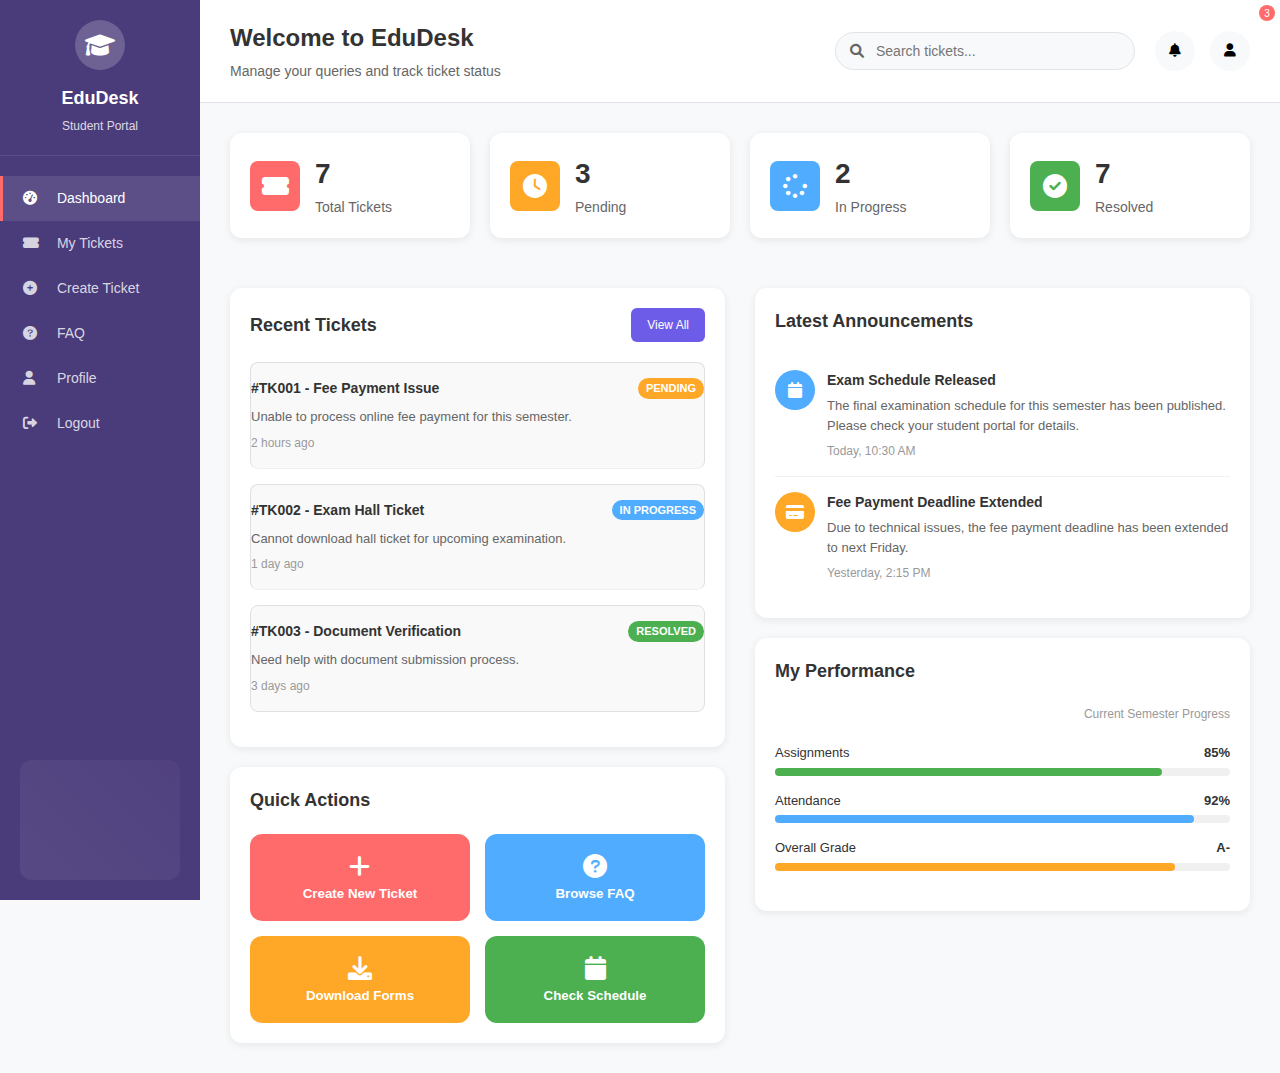
<file: pages/dashboard-student.html>
<!DOCTYPE html>
<html lang="en">
<head>
    <meta charset="UTF-8">
    <meta name="viewport" content="width=device-width, initial-scale=1.0">
    <title>Student Dashboard - EduDesk</title>
    <link rel="stylesheet" href="../css/style-new.css">
    <link href="https://cdnjs.cloudflare.com/ajax/libs/font-awesome/6.0.0/css/all.min.css" rel="stylesheet">
</head>
<body>
    <div class="dashboard-container">
        <!-- Sidebar - Exact Match -->
        <div class="sidebar">
            <div class="sidebar-header">
                <div class="logo">
                    <i class="fas fa-graduation-cap"></i>
                </div>
                <h2>EduDesk</h2>
                <p>Student Portal</p>
            </div>
            
            <nav class="sidebar-nav">
                <a href="#" class="nav-item active" onclick="showSection('dashboard')">
                    <i class="fas fa-tachometer-alt"></i>
                    Dashboard
                </a>
                <a href="#" class="nav-item" onclick="showSection('tickets')">
                    <i class="fas fa-ticket-alt"></i>
                    My Tickets
                </a>
                <a href="#" class="nav-item" onclick="showSection('create-ticket')">
                    <i class="fas fa-plus-circle"></i>
                    Create Ticket
                </a>
                <a href="#" class="nav-item" onclick="showSection('faq')">
                    <i class="fas fa-question-circle"></i>
                    FAQ
                </a>
                <a href="#" class="nav-item" onclick="showSection('profile')">
                    <i class="fas fa-user"></i>
                    Profile
                </a>
                <a href="#" class="nav-item" onclick="logout()">
                    <i class="fas fa-sign-out-alt"></i>
                    Logout
                </a>
            </nav>
            
            <!-- Decorative illustration placeholder -->
            <div style="position: absolute; bottom: 20px; left: 20px; right: 20px; height: 120px; background: linear-gradient(45deg, rgba(255,255,255,0.1), rgba(255,255,255,0.05)); border-radius: 12px; opacity: 0.7;"></div>
        </div>
        
        <!-- Main Content -->
        <div class="main-content">
            <!-- Top Header -->
            <div class="top-header">
                <div class="welcome-section">
                    <h1>Welcome to EduDesk</h1>
                    <p style="font-size: 14px; color: #666; margin-top: 5px;">Manage your queries and track ticket status</p>
                </div>
                
                <div class="header-actions">
                    <div class="search-container">
                        <i class="fas fa-search"></i>
                        <input type="text" class="search-input" placeholder="Search tickets...">
                    </div>
                    
                    <div class="header-icons">
                        <button class="icon-btn">
                            <i class="fas fa-bell"></i>
                            <span style="position: absolute; top: 5px; right: 5px; background: #FF6B6B; color: white; border-radius: 50%; width: 16px; height: 16px; font-size: 10px; display: flex; align-items: center; justify-content: center;">3</span>
                        </button>
                        <button class="icon-btn">
                            <i class="fas fa-user"></i>
                        </button>
                    </div>
                </div>
            </div>
            
            <!-- Dashboard Section -->
            <div id="dashboard-section" class="content-section active">
                <!-- Statistics Cards Row -->
                <div class="stats-row">
                    <div class="stat-card">
                        <div class="stat-icon" style="background: #FF6B6B;">
                            <i class="fas fa-ticket-alt"></i>
                        </div>
                        <div class="stat-info">
                            <h3>12</h3>
                            <p>Total Tickets</p>
                        </div>
                    </div>
                    
                    <div class="stat-card">
                        <div class="stat-icon" style="background: #FFA726;">
                            <i class="fas fa-clock"></i>
                        </div>
                        <div class="stat-info">
                            <h3>3</h3>
                            <p>Pending</p>
                        </div>
                    </div>
                    
                    <div class="stat-card">
                        <div class="stat-icon" style="background: #4FACFE;">
                            <i class="fas fa-spinner"></i>
                        </div>
                        <div class="stat-info">
                            <h3>2</h3>
                            <p>In Progress</p>
                        </div>
                    </div>
                    
                    <div class="stat-card">
                        <div class="stat-icon" style="background: #4CAF50;">
                            <i class="fas fa-check-circle"></i>
                        </div>
                        <div class="stat-info">
                            <h3>7</h3>
                            <p>Resolved</p>
                        </div>
                    </div>
                </div>
                
                <!-- Main Dashboard Grid -->
                <div class="dashboard-grid">
                    <!-- Left Column -->
                    <div class="left-column">
                        <!-- Recent Tickets -->
                        <div class="dashboard-card">
                            <div class="card-header">
                                <h3>Recent Tickets</h3>
                                <a href="#" class="view-all-btn" onclick="showSection('tickets')">View All</a>
                            </div>
                            <div class="card-content">
                                <div class="ticket-item" style="padding: 15px 0; border-bottom: 1px solid #f0f0f0;">
                                    <div style="display: flex; justify-content: space-between; align-items: flex-start; margin-bottom: 8px;">
                                        <h4 style="font-size: 14px; font-weight: 600; color: #333; margin: 0;">#TK001 - Fee Payment Issue</h4>
                                        <span style="background: #FFA726; color: white; padding: 2px 8px; border-radius: 12px; font-size: 11px; font-weight: 600;">PENDING</span>
                                    </div>
                                    <p style="font-size: 13px; color: #666; margin: 0 0 5px 0;">Unable to process online fee payment for this semester.</p>
                                    <span style="font-size: 12px; color: #999;">2 hours ago</span>
                                </div>
                                
                                <div class="ticket-item" style="padding: 15px 0; border-bottom: 1px solid #f0f0f0;">
                                    <div style="display: flex; justify-content: space-between; align-items: flex-start; margin-bottom: 8px;">
                                        <h4 style="font-size: 14px; font-weight: 600; color: #333; margin: 0;">#TK002 - Exam Hall Ticket</h4>
                                        <span style="background: #4FACFE; color: white; padding: 2px 8px; border-radius: 12px; font-size: 11px; font-weight: 600;">IN PROGRESS</span>
                                    </div>
                                    <p style="font-size: 13px; color: #666; margin: 0 0 5px 0;">Cannot download hall ticket for upcoming examination.</p>
                                    <span style="font-size: 12px; color: #999;">1 day ago</span>
                                </div>
                                
                                <div class="ticket-item" style="padding: 15px 0;">
                                    <div style="display: flex; justify-content: space-between; align-items: flex-start; margin-bottom: 8px;">
                                        <h4 style="font-size: 14px; font-weight: 600; color: #333; margin: 0;">#TK003 - Document Verification</h4>
                                        <span style="background: #4CAF50; color: white; padding: 2px 8px; border-radius: 12px; font-size: 11px; font-weight: 600;">RESOLVED</span>
                                    </div>
                                    <p style="font-size: 13px; color: #666; margin: 0 0 5px 0;">Need help with document submission process.</p>
                                    <span style="font-size: 12px; color: #999;">3 days ago</span>
                                </div>
                            </div>
                        </div>
                        
                        <!-- Quick Actions -->
                        <div class="dashboard-card" style="margin-top: 20px;">
                            <div class="card-header">
                                <h3>Quick Actions</h3>
                            </div>
                            <div class="card-content">
                                <div style="display: grid; grid-template-columns: 1fr 1fr; gap: 15px;">
                                    <button onclick="showSection('create-ticket')" style="padding: 20px; background: #FF6B6B; color: white; border: none; border-radius: 12px; font-weight: 600; cursor: pointer; transition: all 0.3s ease;">
                                        <i class="fas fa-plus" style="display: block; font-size: 24px; margin-bottom: 8px;"></i>
                                        Create New Ticket
                                    </button>
                                    <button onclick="showSection('faq')" style="padding: 20px; background: #4FACFE; color: white; border: none; border-radius: 12px; font-weight: 600; cursor: pointer; transition: all 0.3s ease;">
                                        <i class="fas fa-question-circle" style="display: block; font-size: 24px; margin-bottom: 8px;"></i>
                                        Browse FAQ
                                    </button>
                                    <button style="padding: 20px; background: #FFA726; color: white; border: none; border-radius: 12px; font-weight: 600; cursor: pointer; transition: all 0.3s ease;">
                                        <i class="fas fa-download" style="display: block; font-size: 24px; margin-bottom: 8px;"></i>
                                        Download Forms
                                    </button>
                                    <button style="padding: 20px; background: #4CAF50; color: white; border: none; border-radius: 12px; font-weight: 600; cursor: pointer; transition: all 0.3s ease;">
                                        <i class="fas fa-calendar" style="display: block; font-size: 24px; margin-bottom: 8px;"></i>
                                        Check Schedule
                                    </button>
                                </div>
                            </div>
                        </div>
                    </div>
                    
                    <!-- Right Column -->
                    <div class="right-column">
                        <!-- Latest Announcements -->
                        <div class="dashboard-card">
                            <div class="card-header">
                                <h3>Latest Announcements</h3>
                            </div>
                            <div class="card-content">
                                <div class="announcement-item" style="padding: 15px 0; border-bottom: 1px solid #f0f0f0;">
                                    <div style="display: flex; gap: 12px;">
                                        <div style="width: 40px; height: 40px; background: #4FACFE; border-radius: 50%; display: flex; align-items: center; justify-content: center; color: white; font-size: 16px; flex-shrink: 0;">
                                            <i class="fas fa-calendar"></i>
                                        </div>
                                        <div>
                                            <h4 style="font-size: 14px; font-weight: 600; color: #333; margin: 0 0 5px 0;">Exam Schedule Released</h4>
                                            <p style="font-size: 13px; color: #666; margin: 0 0 5px 0;">The final examination schedule for this semester has been published. Please check your student portal for details.</p>
                                            <span style="font-size: 12px; color: #999;">Today, 10:30 AM</span>
                                        </div>
                                    </div>
                                </div>
                                
                                <div class="announcement-item" style="padding: 15px 0;">
                                    <div style="display: flex; gap: 12px;">
                                        <div style="width: 40px; height: 40px; background: #FFA726; border-radius: 50%; display: flex; align-items: center; justify-content: center; color: white; font-size: 16px; flex-shrink: 0;">
                                            <i class="fas fa-credit-card"></i>
                                        </div>
                                        <div>
                                            <h4 style="font-size: 14px; font-weight: 600; color: #333; margin: 0 0 5px 0;">Fee Payment Deadline Extended</h4>
                                            <p style="font-size: 13px; color: #666; margin: 0 0 5px 0;">Due to technical issues, the fee payment deadline has been extended to next Friday.</p>
                                            <span style="font-size: 12px; color: #999;">Yesterday, 2:15 PM</span>
                                        </div>
                                    </div>
                                </div>
                            </div>
                        </div>
                        
                        <!-- Student Performance -->
                        <div class="dashboard-card" style="margin-top: 20px;">
                            <div class="card-header">
                                <h3>My Performance</h3>
                            </div>
                            <div class="performance-chart">
                                <div class="chart-subtitle">Current Semester Progress</div>
                                <div style="display: flex; flex-direction: column; gap: 15px; margin: 20px 0;">
                                    <div>
                                        <div style="display: flex; justify-content: space-between; margin-bottom: 5px;">
                                            <span style="font-size: 13px; color: #333;">Assignments</span>
                                            <span style="font-size: 13px; color: #333; font-weight: 600;">85%</span>
                                        </div>
                                        <div style="width: 100%; height: 8px; background: #f0f0f0; border-radius: 4px;">
                                            <div style="width: 85%; height: 100%; background: #4CAF50; border-radius: 4px;"></div>
                                        </div>
                                    </div>
                                    
                                    <div>
                                        <div style="display: flex; justify-content: space-between; margin-bottom: 5px;">
                                            <span style="font-size: 13px; color: #333;">Attendance</span>
                                            <span style="font-size: 13px; color: #333; font-weight: 600;">92%</span>
                                        </div>
                                        <div style="width: 100%; height: 8px; background: #f0f0f0; border-radius: 4px;">
                                            <div style="width: 92%; height: 100%; background: #4FACFE; border-radius: 4px;"></div>
                                        </div>
                                    </div>
                                    
                                    <div>
                                        <div style="display: flex; justify-content: space-between; margin-bottom: 5px;">
                                            <span style="font-size: 13px; color: #333;">Overall Grade</span>
                                            <span style="font-size: 13px; color: #333; font-weight: 600;">A-</span>
                                        </div>
                                        <div style="width: 100%; height: 8px; background: #f0f0f0; border-radius: 4px;">
                                            <div style="width: 88%; height: 100%; background: #FFA726; border-radius: 4px;"></div>
                                        </div>
                                    </div>
                                </div>
                            </div>
                        </div>
                    </div>
                </div>
            </div>
            
            <!-- Other sections remain the same but hidden by default -->
            <div id="tickets-section" class="content-section" style="display: none;">
                <h2>My Tickets</h2>
                <div id="my-tickets-list">
                    <!-- Tickets will be dynamically loaded here -->
                </div>
            </div>
            
<div id="create-ticket-section" class="content-section" style="display: none;">
                <div class="create-ticket-form">
                    <h2>Create New Ticket</h2>
                    <form id="ticketForm">
                        <div class="form-group">
                            <label for="ticketSubject">Subject</label>
                            <input type="text" id="ticketSubject" placeholder="Enter ticket subject" required>
                        </div>
                        <div class="form-group">
                            <label for="ticketCategory">Category</label>
                            <select id="ticketCategory" required>
                                <option value="">Select a category</option>
                                <option value="technical">Technical Support</option>
                                <option value="academic">Academic Inquiry</option>
                                <option value="financial">Financial Aid</option>
                                <option value="other">Other</option>
                            </select>
                        </div>
                        <div class="form-group">
                            <label for="ticketDescription">Description</label>
                            <textarea id="ticketDescription" placeholder="Describe your issue in detail" rows="6" required></textarea>
                        </div>
                        <div class="form-group">
                            <label for="ticketAttachment">Attachment (Optional)</label>
                            <input type="file" id="ticketAttachment">
                        </div>
                        <button type="submit" class="submit-ticket-btn">Submit Ticket</button>
                    </form>
                </div>
            </div>
            
            <div id="faq-section" class="content-section" style="display: none;">
                <!-- FAQ content -->
            </div>
            
            <div id="profile-section" class="content-section" style="display: none;">
                <!-- Profile content -->
            </div>
        </div>
    </div>
    
    <script src="../js/main.js"></script>
    <script src="../js/dashboard-new.js"></script>
</body>
</html>
</file>
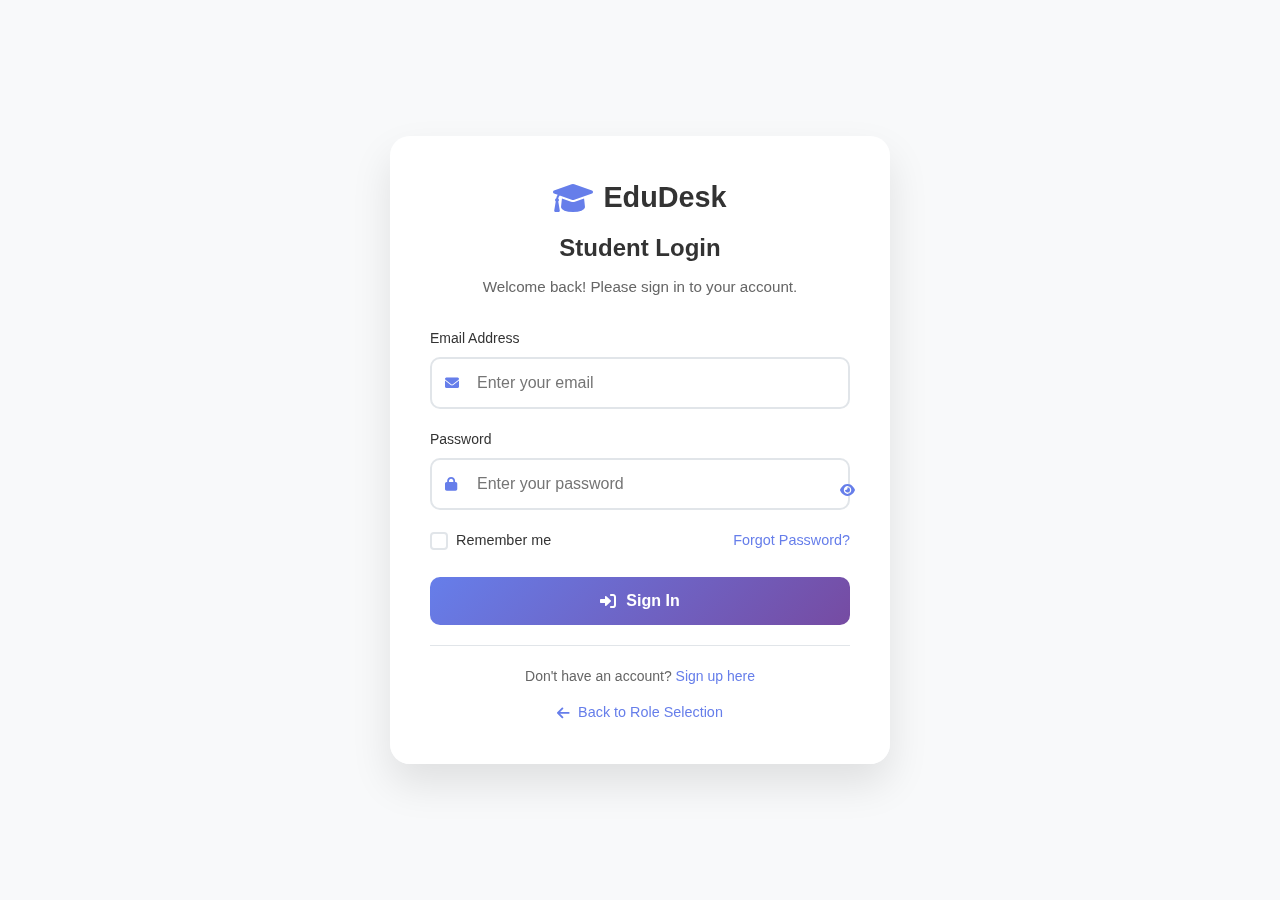
<file: pages/login.html>
<!DOCTYPE html>
<html lang="en">
<head>
    <meta charset="UTF-8">
    <meta name="viewport" content="width=device-width, initial-scale=1.0">
    <title>Login - EduDesk</title>
    <link rel="stylesheet" href="../css/style.css">
    <link href="https://cdnjs.cloudflare.com/ajax/libs/font-awesome/6.0.0/css/all.min.css" rel="stylesheet">
</head>
<body>
    <div class="auth-container">
        <div class="auth-card">
            <div class="auth-header">
                <div class="logo">
                    <i class="fas fa-graduation-cap"></i>
                    <h2>EduDesk</h2>
                </div>
                <h3 id="roleTitle">Student Login</h3>
                <p>Welcome back! Please sign in to your account.</p>
            </div>
            
            <form class="auth-form" id="loginForm">
                <div class="form-group">
                    <label for="email">Email Address</label>
                    <div class="input-group">
                        <i class="fas fa-envelope"></i>
                        <input type="email" id="email" name="email" required placeholder="Enter your email">
                    </div>
                </div>
                
                <div class="form-group">
                    <label for="password">Password</label>
                    <div class="input-group">
                        <i class="fas fa-lock"></i>
                        <input type="password" id="password" name="password" required placeholder="Enter your password">
                        <button type="button" class="toggle-password" onclick="togglePassword()">
                            <i class="fas fa-eye"></i>
                        </button>
                    </div>
                </div>
                
                <div class="form-options">
                    <label class="checkbox">
                        <input type="checkbox" id="remember">
                        <span class="checkmark"></span>
                        Remember me
                    </label>
                    <a href="#" class="forgot-password">Forgot Password?</a>
                </div>
                
                <button type="submit" class="btn-primary">
                    <i class="fas fa-sign-in-alt"></i>
                    Sign In
                </button>
            </form>
            
            <div class="auth-footer">
                <p>Don't have an account? <a href="signup.html" id="signupLink">Sign up here</a></p>
                <a href="../index.html" class="back-link">
                    <i class="fas fa-arrow-left"></i>
                    Back to Role Selection
                </a>
            </div>
        </div>
    </div>
    
    <script src="../js/auth.js"></script>
</body>
</html>
</file>
<file: css/style-new.css>
/* EduDesk Dashboard - Exact Reference Match */

* {
    margin: 0;
    padding: 0;
    box-sizing: border-box;
}

body {
    font-family: -apple-system, BlinkMacSystemFont, 'Segoe UI', 'Roboto', 'Oxygen', 'Ubuntu', 'Cantarell', sans-serif;
    background: #F8F9FA;
    min-height: 100vh;
    color: #333;
    font-size: 14px;
    line-height: 1.5;
}

/* Dashboard Container */
.dashboard-container {
    display: flex;
    min-height: 100vh;
}

/* Sidebar - Exact Match */
.sidebar {
    width: 200px;
    background: #4A3B7A;
    color: white;
    position: fixed;
    height: 100vh;
    left: 0;
    top: 0;
    overflow-y: auto;
    z-index: 1000;
}

.sidebar-header {
    padding: 20px;
    text-align: center;
    border-bottom: 1px solid rgba(255, 255, 255, 0.1);
}

.sidebar-header .logo {
    width: 50px;
    height: 50px;
    background: rgba(255, 255, 255, 0.2);
    border-radius: 50%;
    margin: 0 auto 15px;
    display: flex;
    align-items: center;
    justify-content: center;
    font-size: 24px;
}

.sidebar-header h2 {
    font-size: 18px;
    font-weight: 600;
    margin-bottom: 5px;
}

.sidebar-header p {
    font-size: 12px;
    opacity: 0.8;
}

/* Sidebar Navigation */
.sidebar-nav {
    padding: 20px 0;
}

.nav-item {
    display: block;
    padding: 12px 20px;
    color: rgba(255, 255, 255, 0.8);
    text-decoration: none;
    font-size: 14px;
    font-weight: 500;
    transition: all 0.3s ease;
    border-left: 3px solid transparent;
}

.nav-item:hover,
.nav-item.active {
    background: rgba(255, 255, 255, 0.1);
    color: white;
    border-left-color: #FF6B6B;
}

.nav-item i {
    width: 20px;
    margin-right: 10px;
}

/* Main Content Area */
.main-content {
    flex: 1;
    margin-left: 200px;
    background: #F8F9FA;
    min-height: 100vh;
}

/* Top Header */
.top-header {
    background: white;
    padding: 20px 30px;
    border-bottom: 1px solid #E1E5E9;
    display: flex;
    justify-content: space-between;
    align-items: center;
}

.welcome-section h1 {
    font-size: 24px;
    font-weight: 600;
    color: #333;
    margin-bottom: 5px;
}

.header-actions {
    display: flex;
    align-items: center;
    gap: 20px;
}

.search-container {
    position: relative;
}

.search-input {
    width: 300px;
    padding: 10px 15px 10px 40px;
    border: 1px solid #E1E5E9;
    border-radius: 20px;
    font-size: 14px;
    background: #F8F9FA;
}

.search-container i {
    position: absolute;
    left: 15px;
    top: 50%;
    transform: translateY(-50%);
    color: #666;
}

.header-icons {
    display: flex;
    gap: 15px;
}

.icon-btn {
    width: 40px;
    height: 40px;
    border: none;
    background: #F8F9FA;
    border-radius: 50%;
    display: flex;
    align-items: center;
    justify-content: center;
    cursor: pointer;
    transition: all 0.3s ease;
}

.icon-btn:hover {
    background: #E1E5E9;
}

/* Statistics Cards Row */
.stats-row {
    display: flex;
    gap: 20px;
    padding: 30px;
    margin-bottom: 20px;
}

.stat-card {
    flex: 1;
    background: white;
    border-radius: 12px;
    padding: 20px;
    box-shadow: 0 2px 8px rgba(0, 0, 0, 0.08);
    display: flex;
    align-items: center;
    gap: 15px;
    position: relative;
    overflow: hidden;
}

.stat-card::before {
    content: '';
    position: absolute;
    left: 0;
    top: 0;
    bottom: 0;
    width: 4px;
}

.stat-card.schools::before { background: #FF6B6B; }
.stat-card.students::before { background: #4FACFE; }
.stat-card.teachers::before { background: #FFA726; }
.stat-card.parents::before { background: #4CAF50; }

.stat-icon {
    width: 50px;
    height: 50px;
    border-radius: 8px;
    display: flex;
    align-items: center;
    justify-content: center;
    font-size: 24px;
    color: white;
}

.stat-icon.schools { background: #FF6B6B; }
.stat-icon.students { background: #4FACFE; }
.stat-icon.teachers { background: #FFA726; }
.stat-icon.parents { background: #4CAF50; }

.stat-info h3 {
    font-size: 28px;
    font-weight: 700;
    color: #333;
    margin-bottom: 2px;
}

.stat-info p {
    font-size: 14px;
    color: #666;
    font-weight: 500;
}

/* Main Dashboard Grid */
.dashboard-grid {
    display: grid;
    grid-template-columns: 1fr 1fr;
    gap: 30px;
    padding: 0 30px 30px;
}

/* Dashboard Cards */
.dashboard-card {
    background: white;
    border-radius: 12px;
    box-shadow: 0 2px 8px rgba(0, 0, 0, 0.08);
    overflow: hidden;
}

.card-header {
    padding: 20px 20px 0;
    display: flex;
    justify-content: space-between;
    align-items: center;
}

.card-header h3 {
    font-size: 18px;
    font-weight: 600;
    color: #333;
}

.card-content {
    padding: 20px;
}

/* Calendar Component */
.calendar-container {
    padding: 20px;
}

.calendar-header {
    display: flex;
    justify-content: between;
    align-items: center;
    margin-bottom: 20px;
}

.calendar-nav {
    background: none;
    border: none;
    font-size: 16px;
    cursor: pointer;
    color: #666;
    padding: 5px 10px;
    border-radius: 4px;
}

.calendar-nav:hover {
    background: #F8F9FA;
}

.calendar-title {
    font-size: 16px;
    font-weight: 600;
    color: #333;
}

.calendar-grid {
    display: grid;
    grid-template-columns: repeat(7, 1fr);
    gap: 8px;
}

.calendar-day-header {
    text-align: center;
    font-size: 12px;
    font-weight: 600;
    color: #666;
    padding: 8px 4px;
}

.calendar-day {
    aspect-ratio: 1;
    display: flex;
    align-items: center;
    justify-content: center;
    font-size: 14px;
    border-radius: 6px;
    cursor: pointer;
    transition: all 0.2s ease;
}

.calendar-day:hover {
    background: #F8F9FA;
}

.calendar-day.today {
    background: #FFA726;
    color: white;
    font-weight: 600;
}

.calendar-day.selected {
    background: #4CAF50;
    color: white;
    font-weight: 600;
}

.calendar-day.other-month {
    color: #ccc;
}

/* School Performance Chart */
.performance-chart {
    padding: 20px;
}

.chart-subtitle {
    font-size: 12px;
    color: #999;
    text-align: right;
    margin-bottom: 15px;
}

.chart-bars {
    display: flex;
    align-items: end;
    gap: 15px;
    height: 120px;
    margin-bottom: 15px;
}

.chart-bar {
    flex: 1;
    border-radius: 4px 4px 0 0;
    position: relative;
}

.chart-bar.govt { background: #6C5CE7; height: 80%; }
.chart-bar.private { background: #FFA726; height: 60%; }
.chart-bar.average { background: #4CAF50; height: 100%; }

.chart-legend {
    display: flex;
    flex-direction: column;
    gap: 8px;
}

.legend-item {
    display: flex;
    align-items: center;
    gap: 8px;
    font-size: 12px;
}

.legend-dot {
    width: 8px;
    height: 8px;
    border-radius: 50%;
}

.legend-dot.govt { background: #6C5CE7; }
.legend-dot.private { background: #FFA726; }
.legend-dot.average { background: #4CAF50; }

/* Top Scorer Cards */
.top-scorer-container {
    padding: 20px;
}

.scorer-cards {
    display: flex;
    gap: 10px;
}

.scorer-card {
    flex: 1;
    border-radius: 12px;
    padding: 15px;
    text-align: center;
    color: white;
    position: relative;
}

.scorer-card.first { background: #4CAF50; }
.scorer-card.second { background: #6C5CE7; }
.scorer-card.third { background: #FFA726; }

.scorer-avatar {
    width: 40px;
    height: 40px;
    border-radius: 50%;
    background: rgba(255, 255, 255, 0.2);
    margin: 0 auto 10px;
    display: flex;
    align-items: center;
    justify-content: center;
}

.scorer-name {
    font-size: 14px;
    font-weight: 600;
    margin-bottom: 2px;
}

.scorer-school {
    font-size: 11px;
    opacity: 0.8;
    margin-bottom: 8px;
}

.scorer-percentage {
    font-size: 18px;
    font-weight: 700;
    margin-bottom: 5px;
}

.scorer-rank {
    font-size: 12px;
    font-weight: 600;
}

/* Activities Notification */
.activities-container {
    padding: 20px;
}

.activity-item {
    padding: 15px 0;
    border-bottom: 1px solid #F0F0F0;
}

.activity-item:last-child {
    border-bottom: none;
}

.activity-school {
    font-size: 14px;
    font-weight: 600;
    color: #333;
    margin-bottom: 2px;
}

.activity-date {
    font-size: 12px;
    color: #666;
    margin-bottom: 8px;
}

.activity-description {
    font-size: 13px;
    color: #666;
    line-height: 1.4;
}

.view-all-btn {
    display: inline-block;
    padding: 8px 16px;
    background: #6C5CE7;
    color: white;
    text-decoration: none;
    border-radius: 6px;
    font-size: 12px;
    font-weight: 500;
    transition: all 0.3s ease;
}

.view-all-btn:hover {
    background: #5A4FCF;
}

/* Schools Fees Structure */
.fees-structure {
    padding: 20px;
}

.fees-chart {
    display: flex;
    align-items: end;
    height: 80px;
    margin-bottom: 15px;
}

.fees-bar {
    flex: 1;
    background: #6C5CE7;
    border-radius: 4px 4px 0 0;
    height: 60%;
}

/* Responsive Design */
@media (max-width: 1200px) {
    .dashboard-grid {
        grid-template-columns: 1fr;
    }
    
    .scorer-cards {
        flex-direction: column;
    }
}

@media (max-width: 768px) {
    .sidebar {
        transform: translateX(-100%);
        transition: transform 0.3s ease;
    }
    
    .sidebar.open {
        transform: translateX(0);
    }
    
    .main-content {
        margin-left: 0;
    }
    
    .stats-row {
        flex-direction: column;
    }
    
    .top-header {
        padding: 15px 20px;
    }
    
    .search-input {
        width: 200px;
    }
    
    .dashboard-grid {
        padding: 0 20px 20px;
        gap: 20px;
    }
}

/* Login and Auth Pages */
.auth-container {
    min-height: 100vh;
    background: linear-gradient(135deg, #4A3B7A 0%, #6C5CE7 100%);
    display: flex;
    align-items: center;
    justify-content: center;
    padding: 20px;
}

.auth-card {
    background: white;
    border-radius: 16px;
    padding: 40px;
    width: 100%;
    max-width: 400px;
    box-shadow: 0 10px 30px rgba(0, 0, 0, 0.2);
}

.auth-header {
    text-align: center;
    margin-bottom: 30px;
}

.auth-logo {
    width: 60px;
    height: 60px;
    background: #4A3B7A;
    border-radius: 50%;
    margin: 0 auto 15px;
    display: flex;
    align-items: center;
    justify-content: center;
    color: white;
    font-size: 24px;
}

.auth-title {
    font-size: 24px;
    font-weight: 600;
    color: #333;
    margin-bottom: 5px;
}

.auth-subtitle {
    font-size: 14px;
    color: #666;
}

.form-group {
    margin-bottom: 20px;
}

.form-label {
    display: block;
    font-size: 14px;
    font-weight: 500;
    color: #333;
    margin-bottom: 5px;
}

.form-input {
    width: 100%;
    padding: 12px 15px;
    border: 2px solid #E1E5E9;
    border-radius: 8px;
    font-size: 14px;
    transition: border-color 0.3s ease;
}

.form-input:focus {
    outline: none;
    border-color: #4A3B7A;
}

.btn-primary {
    width: 100%;
    padding: 12px;
    background: #4A3B7A;
    color: white;
    border: none;
    border-radius: 8px;
    font-size: 16px;
    font-weight: 600;
    cursor: pointer;
    transition: background 0.3s ease;
}

.btn-primary:hover {
    background: #3A2B6A;
}

.auth-links {
    text-align: center;
    margin-top: 20px;
}

.auth-link {
    color: #4A3B7A;
    text-decoration: none;
    font-size: 14px;
}

.auth-link:hover {
    text-decoration: underline;
}

/* Role Selection */
.role-selection {
    min-height: 100vh;
    background: linear-gradient(135deg, #4A3B7A 0%, #6C5CE7 100%);
    display: flex;
    align-items: center;
    justify-content: center;
    padding: 20px;
}

.role-container {
    text-align: center;
    color: white;
}

.role-title {
    font-size: 36px;
    font-weight: 700;
    margin-bottom: 10px;
}

.role-subtitle {
    font-size: 18px;
    opacity: 0.9;
    margin-bottom: 40px;
}

.role-cards {
    display: flex;
    gap: 30px;
    justify-content: center;
}

.role-card {
    background: rgba(255, 255, 255, 0.1);
    border-radius: 16px;
    padding: 40px 30px;
    text-align: center;
    cursor: pointer;
    transition: all 0.3s ease;
    backdrop-filter: blur(10px);
    border: 1px solid rgba(255, 255, 255, 0.2);
}

.role-card:hover {
    transform: translateY(-5px);
    background: rgba(255, 255, 255, 0.15);
}

.role-icon {
    width: 80px;
    height: 80px;
    background: rgba(255, 255, 255, 0.2);
    border-radius: 50%;
    margin: 0 auto 20px;
    display: flex;
    align-items: center;
    justify-content: center;
    font-size: 36px;
}

.role-name {
    font-size: 20px;
    font-weight: 600;
    margin-bottom: 8px;
}

.role-description {
    font-size: 14px;
    opacity: 0.8;
}

/* Utility Classes */
.text-center { text-align: center; }
.text-left { text-align: left; }
.text-right { text-align: right; }

.mb-10 { margin-bottom: 10px; }
.mb-15 { margin-bottom: 15px; }
.mb-20 { margin-bottom: 20px; }
.mb-30 { margin-bottom: 30px; }

.mt-10 { margin-top: 10px; }
.mt-15 { margin-top: 15px; }
.mt-20 { margin-top: 20px; }
.mt-30 { margin-top: 30px; }

.hidden { display: none; }
.visible { display: block; }



/* Create Ticket Form Styles */
.create-ticket-form {
    background-color: #fff;
    padding: 30px;
    border-radius: 12px;
    box-shadow: 0 4px 20px rgba(0, 0, 0, 0.05);
    max-width: 700px;
    margin: 30px auto;
}

.create-ticket-form h2 {
    font-size: 24px;
    color: #333;
    margin-bottom: 25px;
    text-align: center;
}

.form-group {
    margin-bottom: 20px;
}

.form-group label {
    display: block;
    font-size: 15px;
    color: #555;
    margin-bottom: 8px;
    font-weight: 600;
}

.form-group input[type="text"],
.form-group select,
.form-group textarea {
    width: 100%;
    padding: 12px;
    border: 1px solid #e0e0e0;
    border-radius: 8px;
    font-size: 15px;
    color: #333;
    transition: border-color 0.3s ease;
}

.form-group input[type="text"]:focus,
.form-group select:focus,
.form-group textarea:focus {
    border-color: #4A3B7A;
    outline: none;
}

.form-group textarea {
    resize: vertical;
}

.submit-ticket-btn {
    display: block;
    width: 100%;
    padding: 14px;
    background-color: #4A3B7A;
    color: white;
    border: none;
    border-radius: 8px;
    font-size: 17px;
    font-weight: 600;
    cursor: pointer;
    transition: background-color 0.3s ease, transform 0.2s ease;
    margin-top: 30px;
}

.submit-ticket-btn:hover {
    background-color: #3B2E6A;
    transform: translateY(-2px);
}
</file>
<file: css/style.css>
/* EduDesk Student Helpdesk System Styles - Exact Reference Match */

* {
    margin: 0;
    padding: 0;
    box-sizing: border-box;
}

body {
    font-family: -apple-system, BlinkMacSystemFont, 'Segoe UI', 'Roboto', 'Oxygen', 'Ubuntu', 'Cantarell', sans-serif;
    background: #F8F9FA;
    min-height: 100vh;
    color: #333;
    font-size: 14px;
    line-height: 1.5;
}

/* Container Styles */
.container {
    min-height: 100vh;
    display: flex;
    align-items: center;
    justify-content: center;
    padding: 20px;
}

/* Role Selection Styles */
.role-selection {
    background: rgba(255, 255, 255, 0.95);
    border-radius: 20px;
    padding: 40px;
    box-shadow: 0 20px 40px rgba(0, 0, 0, 0.1);
    backdrop-filter: blur(10px);
    text-align: center;
    max-width: 800px;
    width: 100%;
}

.header .logo {
    display: flex;
    align-items: center;
    justify-content: center;
    gap: 15px;
    margin-bottom: 10px;
}

.header .logo i {
    font-size: 3rem;
    color: #667eea;
}

.header h1 {
    font-size: 2.5rem;
    color: #333;
    font-weight: 700;
}

.subtitle {
    font-size: 1.2rem;
    color: #666;
    margin-bottom: 40px;
}

.role-cards {
    display: grid;
    grid-template-columns: repeat(auto-fit, minmax(250px, 1fr));
    gap: 30px;
    margin-bottom: 40px;
}

.role-card {
    background: white;
    border-radius: 15px;
    padding: 30px 20px;
    box-shadow: 0 10px 30px rgba(0, 0, 0, 0.1);
    cursor: pointer;
    transition: all 0.3s ease;
    border: 2px solid transparent;
}

.role-card:hover {
    transform: translateY(-10px);
    box-shadow: 0 20px 40px rgba(0, 0, 0, 0.15);
    border-color: #667eea;
}

.role-icon {
    width: 80px;
    height: 80px;
    background: linear-gradient(135deg, #667eea, #764ba2);
    border-radius: 50%;
    display: flex;
    align-items: center;
    justify-content: center;
    margin: 0 auto 20px;
}

.role-icon i {
    font-size: 2rem;
    color: white;
}

.role-card h3 {
    font-size: 1.5rem;
    color: #333;
    margin-bottom: 10px;
}

.role-card p {
    color: #666;
    line-height: 1.5;
}

.footer {
    color: #666;
    font-size: 0.9rem;
}

/* Auth Container Styles */
.auth-container {
    min-height: 100vh;
    display: flex;
    align-items: center;
    justify-content: center;
    padding: 20px;
}

.auth-card {
    background: rgba(255, 255, 255, 0.95);
    border-radius: 20px;
    padding: 40px;
    box-shadow: 0 20px 40px rgba(0, 0, 0, 0.1);
    backdrop-filter: blur(10px);
    max-width: 500px;
    width: 100%;
}

.auth-header {
    text-align: center;
    margin-bottom: 30px;
}

.auth-header .logo {
    display: flex;
    align-items: center;
    justify-content: center;
    gap: 10px;
    margin-bottom: 10px;
}

.auth-header .logo i {
    font-size: 2rem;
    color: #667eea;
}

.auth-header h2 {
    font-size: 1.8rem;
    color: #333;
    font-weight: 700;
}

.auth-header h3 {
    font-size: 1.5rem;
    color: #333;
    margin-bottom: 10px;
}

.auth-header p {
    color: #666;
    font-size: 0.95rem;
}

/* Form Styles */
.auth-form {
    margin-bottom: 20px;
}

.form-row {
    display: grid;
    grid-template-columns: 1fr 1fr;
    gap: 15px;
}

.form-group {
    margin-bottom: 20px;
}

.form-group label {
    display: block;
    margin-bottom: 8px;
    color: #333;
    font-weight: 500;
}

.input-group {
    position: relative;
    display: flex;
    align-items: center;
}

.input-group i {
    position: absolute;
    left: 15px;
    color: #667eea;
    z-index: 2;
}

.input-group input,
.input-group select {
    width: 100%;
    padding: 15px 15px 15px 45px;
    border: 2px solid #e1e5e9;
    border-radius: 10px;
    font-size: 1rem;
    transition: all 0.3s ease;
    background: white;
}

.input-group input:focus,
.input-group select:focus {
    outline: none;
    border-color: #667eea;
    box-shadow: 0 0 0 3px rgba(102, 126, 234, 0.1);
}

.toggle-password {
    position: absolute;
    right: 15px;
    background: none;
    border: none;
    color: #666;
    cursor: pointer;
    padding: 5px;
    z-index: 2;
}

.toggle-password:hover {
    color: #667eea;
}

.form-options {
    display: flex;
    justify-content: space-between;
    align-items: center;
    margin-bottom: 25px;
    flex-wrap: wrap;
    gap: 10px;
}

.checkbox {
    display: flex;
    align-items: center;
    cursor: pointer;
    font-size: 0.9rem;
}

.checkbox input {
    display: none;
}

.checkmark {
    width: 18px;
    height: 18px;
    border: 2px solid #e1e5e9;
    border-radius: 4px;
    margin-right: 8px;
    position: relative;
    transition: all 0.3s ease;
}

.checkbox input:checked + .checkmark {
    background: #667eea;
    border-color: #667eea;
}

.checkbox input:checked + .checkmark::after {
    content: '✓';
    position: absolute;
    top: -2px;
    left: 2px;
    color: white;
    font-size: 12px;
}

.forgot-password {
    color: #667eea;
    text-decoration: none;
    font-size: 0.9rem;
}

.forgot-password:hover {
    text-decoration: underline;
}

.btn-primary {
    width: 100%;
    padding: 15px;
    background: linear-gradient(135deg, #667eea, #764ba2);
    color: white;
    border: none;
    border-radius: 10px;
    font-size: 1rem;
    font-weight: 600;
    cursor: pointer;
    transition: all 0.3s ease;
    display: flex;
    align-items: center;
    justify-content: center;
    gap: 10px;
}

.btn-primary:hover {
    transform: translateY(-2px);
    box-shadow: 0 10px 20px rgba(102, 126, 234, 0.3);
}

.auth-footer {
    text-align: center;
    padding-top: 20px;
    border-top: 1px solid #e1e5e9;
}

.auth-footer p {
    margin-bottom: 15px;
    color: #666;
}

.auth-footer a {
    color: #667eea;
    text-decoration: none;
}

.auth-footer a:hover {
    text-decoration: underline;
}

.back-link {
    display: inline-flex;
    align-items: center;
    gap: 8px;
    color: #666;
    text-decoration: none;
    font-size: 0.9rem;
    transition: color 0.3s ease;
}

.back-link:hover {
    color: #667eea;
}

/* Dashboard Styles */
.dashboard-container {
    display: flex;
    min-height: 100vh;
    background: #f8f9fa;
}

.sidebar {
    width: 250px;
    background: linear-gradient(180deg, #667eea 0%, #764ba2 100%);
    color: white;
    padding: 20px 0;
    position: fixed;
    height: 100vh;
    overflow-y: auto;
}

.sidebar-header {
    padding: 0 20px 30px;
    text-align: center;
    border-bottom: 1px solid rgba(255, 255, 255, 0.1);
}

.sidebar-header .logo {
    display: flex;
    align-items: center;
    justify-content: center;
    gap: 10px;
    margin-bottom: 10px;
}

.sidebar-header .logo i {
    font-size: 2rem;
}

.sidebar-header h2 {
    font-size: 1.5rem;
    font-weight: 700;
}

.sidebar-nav {
    padding: 20px 0;
}

.nav-item {
    display: block;
    padding: 15px 20px;
    color: rgba(255, 255, 255, 0.8);
    text-decoration: none;
    transition: all 0.3s ease;
    border-left: 3px solid transparent;
}

.nav-item:hover,
.nav-item.active {
    background: rgba(255, 255, 255, 0.1);
    color: white;
    border-left-color: white;
}

.nav-item i {
    width: 20px;
    margin-right: 10px;
}

.main-content {
    margin-left: 250px;
    padding: 20px;
    width: calc(100% - 250px);
}

.top-bar {
    background: white;
    padding: 15px 30px;
    border-radius: 15px;
    box-shadow: 0 2px 10px rgba(0, 0, 0, 0.1);
    margin-bottom: 30px;
    display: flex;
    justify-content: space-between;
    align-items: center;
}

.welcome-text h1 {
    font-size: 1.8rem;
    color: #333;
    margin-bottom: 5px;
}

.welcome-text p {
    color: #666;
}

.top-actions {
    display: flex;
    align-items: center;
    gap: 15px;
}

.search-box {
    position: relative;
}

.search-box input {
    padding: 10px 15px 10px 40px;
    border: 2px solid #e1e5e9;
    border-radius: 25px;
    width: 300px;
    font-size: 0.9rem;
}

.search-box i {
    position: absolute;
    left: 15px;
    top: 50%;
    transform: translateY(-50%);
    color: #666;
}

.notification-btn,
.profile-btn {
    width: 40px;
    height: 40px;
    border-radius: 50%;
    border: none;
    background: #f8f9fa;
    color: #666;
    cursor: pointer;
    transition: all 0.3s ease;
    position: relative;
}

.notification-btn:hover,
.profile-btn:hover {
    background: #667eea;
    color: white;
}

.notification-badge {
    position: absolute;
    top: -5px;
    right: -5px;
    width: 18px;
    height: 18px;
    background: #ff4757;
    color: white;
    border-radius: 50%;
    font-size: 0.7rem;
    display: flex;
    align-items: center;
    justify-content: center;
}

.stats-grid {
    display: grid;
    grid-template-columns: repeat(auto-fit, minmax(250px, 1fr));
    gap: 20px;
    margin-bottom: 30px;
}

.stat-card {
    background: white;
    padding: 25px;
    border-radius: 15px;
    box-shadow: 0 2px 10px rgba(0, 0, 0, 0.1);
    display: flex;
    align-items: center;
    gap: 20px;
    transition: transform 0.3s ease;
}

.stat-card:hover {
    transform: translateY(-5px);
}

.stat-icon {
    width: 60px;
    height: 60px;
    border-radius: 12px;
    display: flex;
    align-items: center;
    justify-content: center;
    font-size: 1.5rem;
    color: white;
}

.stat-icon.schools { background: linear-gradient(135deg, #ff6b6b, #ee5a52); }
.stat-icon.students { background: linear-gradient(135deg, #4ecdc4, #44a08d); }
.stat-icon.teachers { background: linear-gradient(135deg, #feca57, #ff9ff3); }
.stat-icon.parents { background: linear-gradient(135deg, #48dbfb, #0abde3); }

.stat-info h3 {
    font-size: 2rem;
    color: #333;
    margin-bottom: 5px;
}

.stat-info p {
    color: #666;
    font-size: 0.9rem;
}

.dashboard-grid {
    display: grid;
    grid-template-columns: 1fr 1fr;
    gap: 30px;
    margin-bottom: 30px;
}

.dashboard-card {
    background: white;
    border-radius: 15px;
    padding: 25px;
    box-shadow: 0 2px 10px rgba(0, 0, 0, 0.1);
}

.card-header {
    display: flex;
    justify-content: space-between;
    align-items: center;
    margin-bottom: 20px;
}

.card-header h3 {
    color: #333;
    font-size: 1.2rem;
}

.view-all-btn {
    color: #667eea;
    text-decoration: none;
    font-size: 0.9rem;
    padding: 5px 15px;
    border: 1px solid #667eea;
    border-radius: 20px;
    transition: all 0.3s ease;
}

.view-all-btn:hover {
    background: #667eea;
    color: white;
}

/* Calendar Styles */
.calendar {
    margin-bottom: 20px;
}

.calendar-header {
    display: flex;
    justify-content: space-between;
    align-items: center;
    margin-bottom: 15px;
}

.calendar-nav {
    background: none;
    border: none;
    color: #667eea;
    font-size: 1.2rem;
    cursor: pointer;
    padding: 5px;
    border-radius: 5px;
    transition: background 0.3s ease;
}

.calendar-nav:hover {
    background: #f8f9fa;
}

.calendar-grid {
    display: grid;
    grid-template-columns: repeat(7, 1fr);
    gap: 5px;
}

.calendar-day {
    aspect-ratio: 1;
    display: flex;
    align-items: center;
    justify-content: center;
    border-radius: 8px;
    font-size: 0.9rem;
    cursor: pointer;
    transition: all 0.3s ease;
}

.calendar-day.header {
    font-weight: 600;
    color: #666;
    cursor: default;
}

.calendar-day.today {
    background: #667eea;
    color: white;
}

.calendar-day.selected {
    background: #48dbfb;
    color: white;
}

.calendar-day.event {
    background: #feca57;
    color: white;
}

.calendar-day:hover:not(.header) {
    background: #f8f9fa;
}

/* Responsive Design */
@media (max-width: 768px) {
    .sidebar {
        transform: translateX(-100%);
        transition: transform 0.3s ease;
    }
    
    .sidebar.open {
        transform: translateX(0);
    }
    
    .main-content {
        margin-left: 0;
        width: 100%;
    }
    
    .top-bar {
        flex-direction: column;
        gap: 15px;
    }
    
    .search-box input {
        width: 100%;
    }
    
    .dashboard-grid {
        grid-template-columns: 1fr;
    }
    
    .form-row {
        grid-template-columns: 1fr;
    }
    
    .role-cards {
        grid-template-columns: 1fr;
    }
    
    .form-options {
        flex-direction: column;
        align-items: flex-start;
    }
}

@media (max-width: 480px) {
    .container,
    .auth-container {
        padding: 10px;
    }
    
    .role-selection,
    .auth-card {
        padding: 20px;
    }
    
    .header h1 {
        font-size: 2rem;
    }
    
    .auth-header h2 {
        font-size: 1.5rem;
    }
}
</file>
